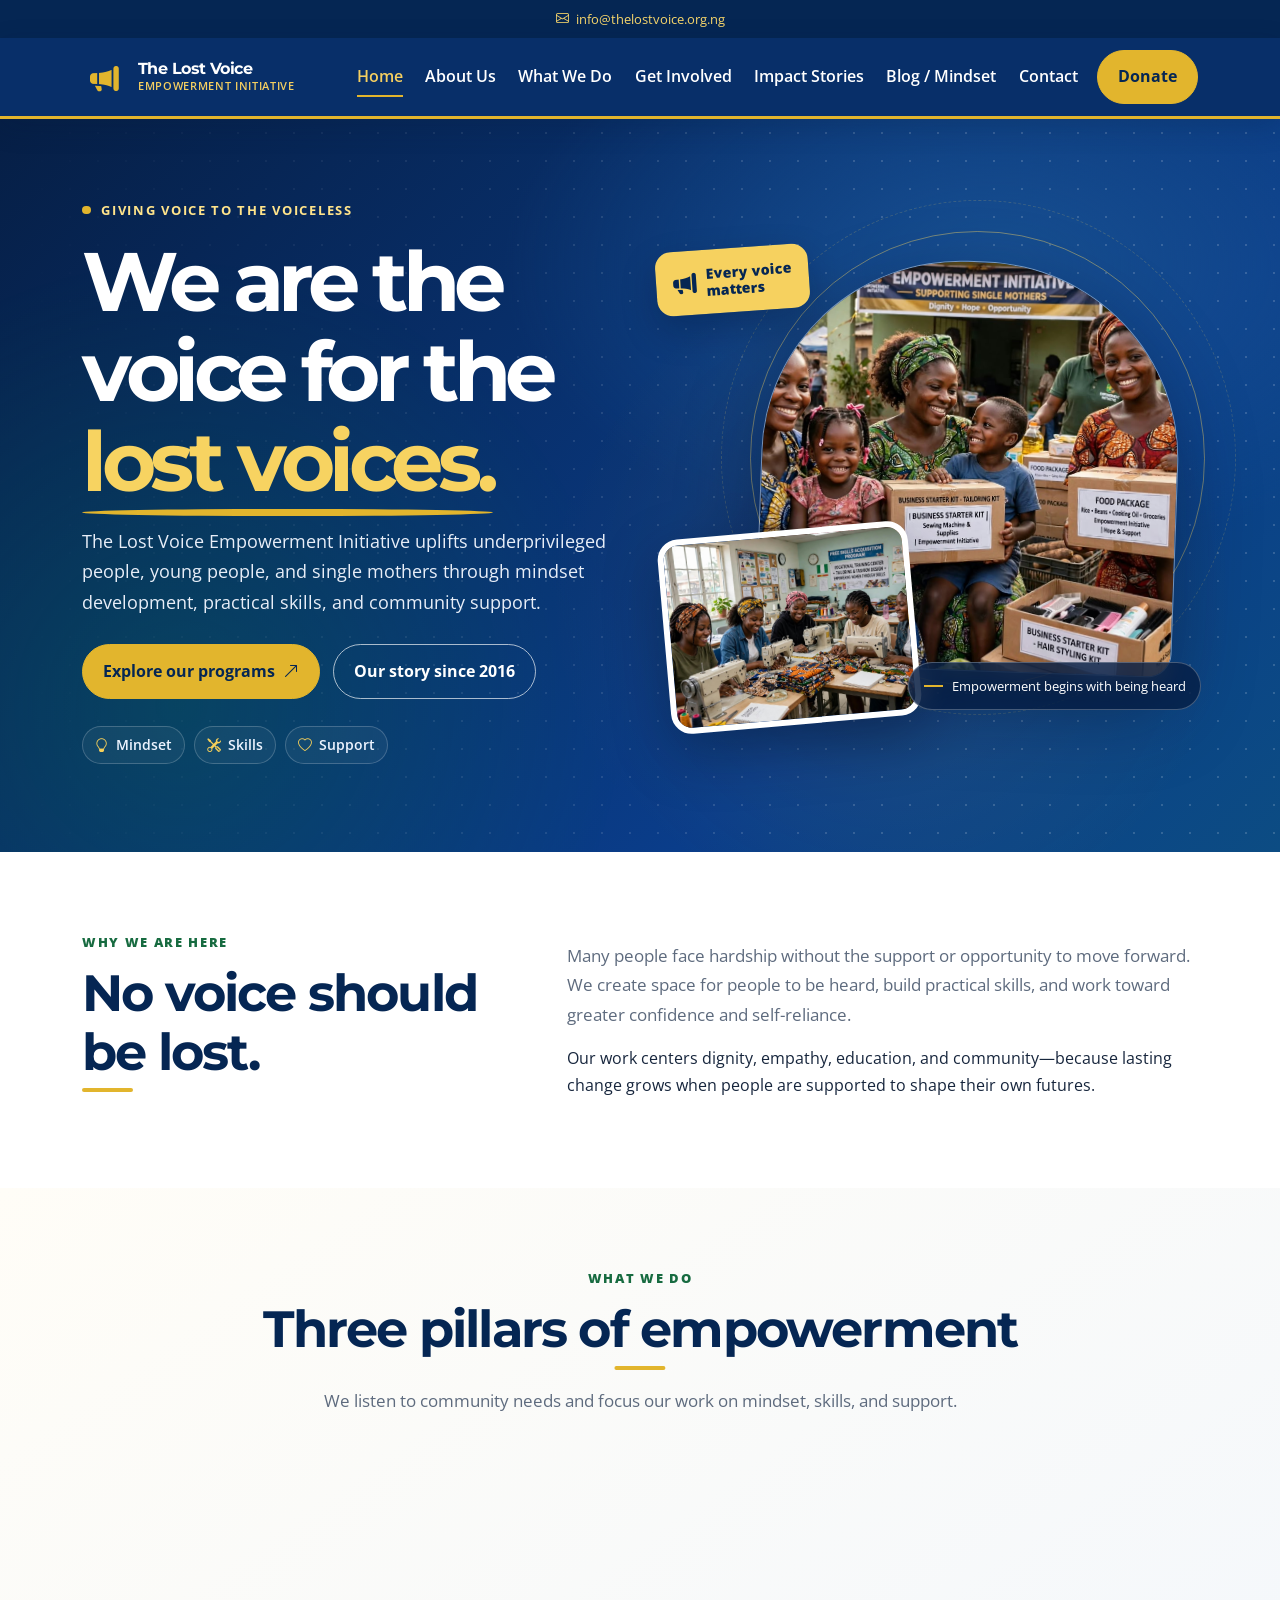
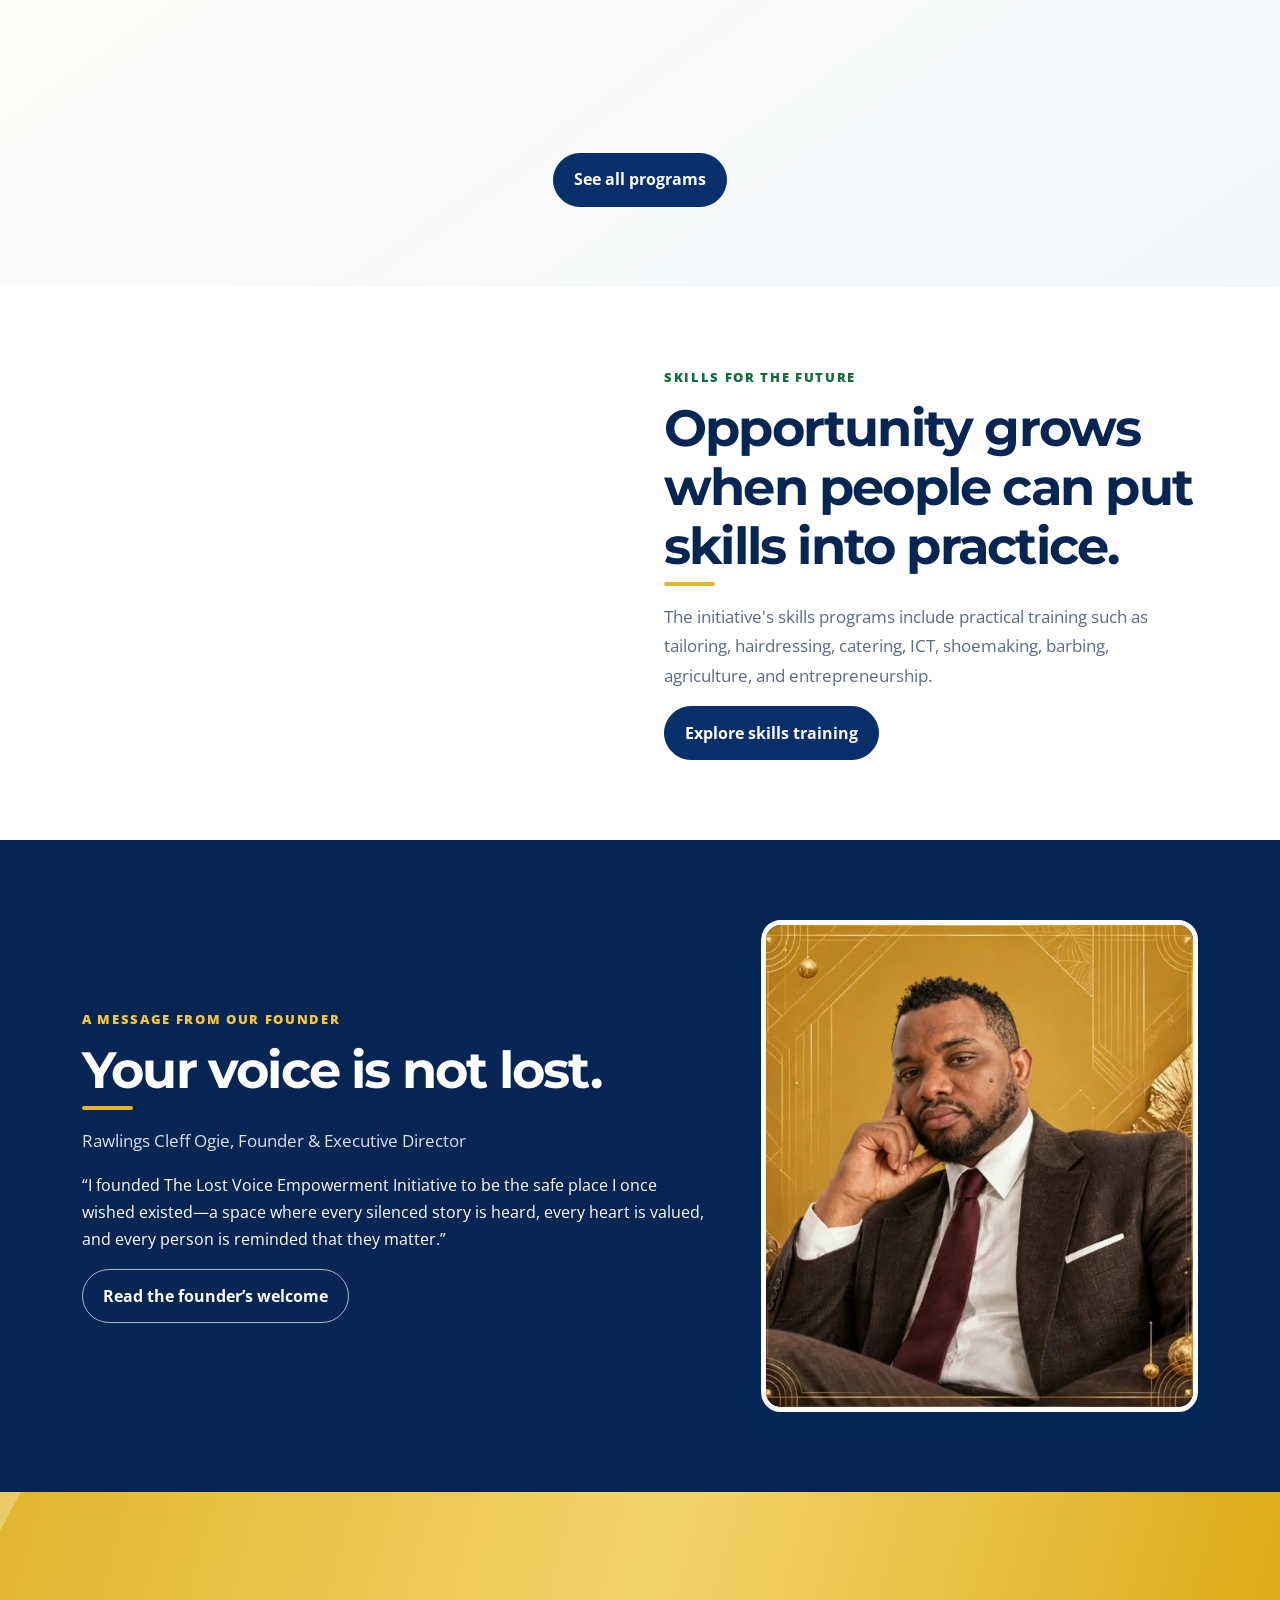
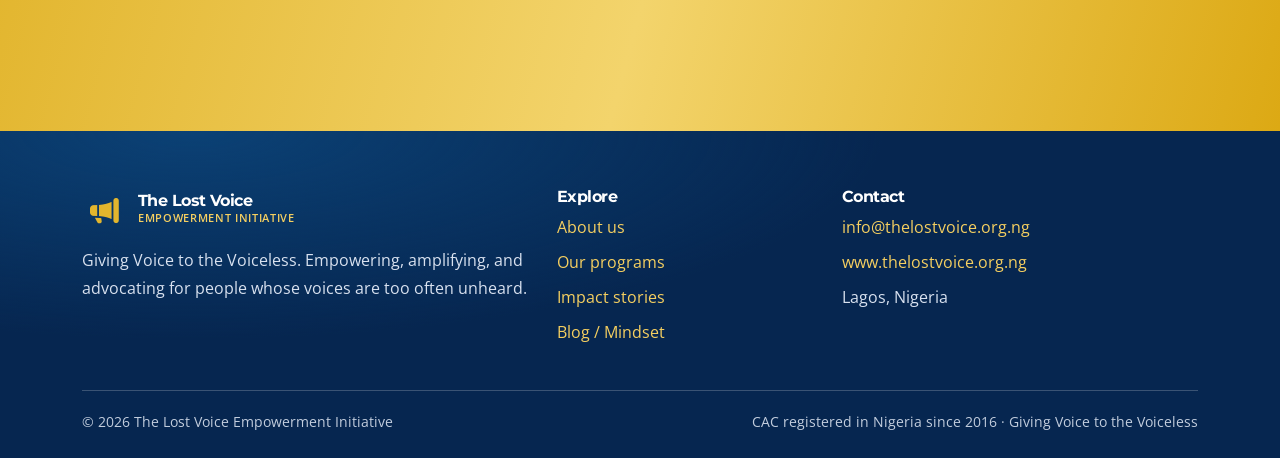
<file: index.html>
<!doctype html>
<html lang="en">
<head>
  <meta charset="utf-8">
  <meta name="viewport" content="width=device-width, initial-scale=1">
  <meta http-equiv="refresh" content="0; url=asset/ngo.html">
  <title>The Lost Voice Empowerment Initiative</title>
</head>
<body>
  <p><a href="asset/ngo.html">Open The Lost Voice Empowerment Initiative website</a></p>
</body>
</html>
</file>
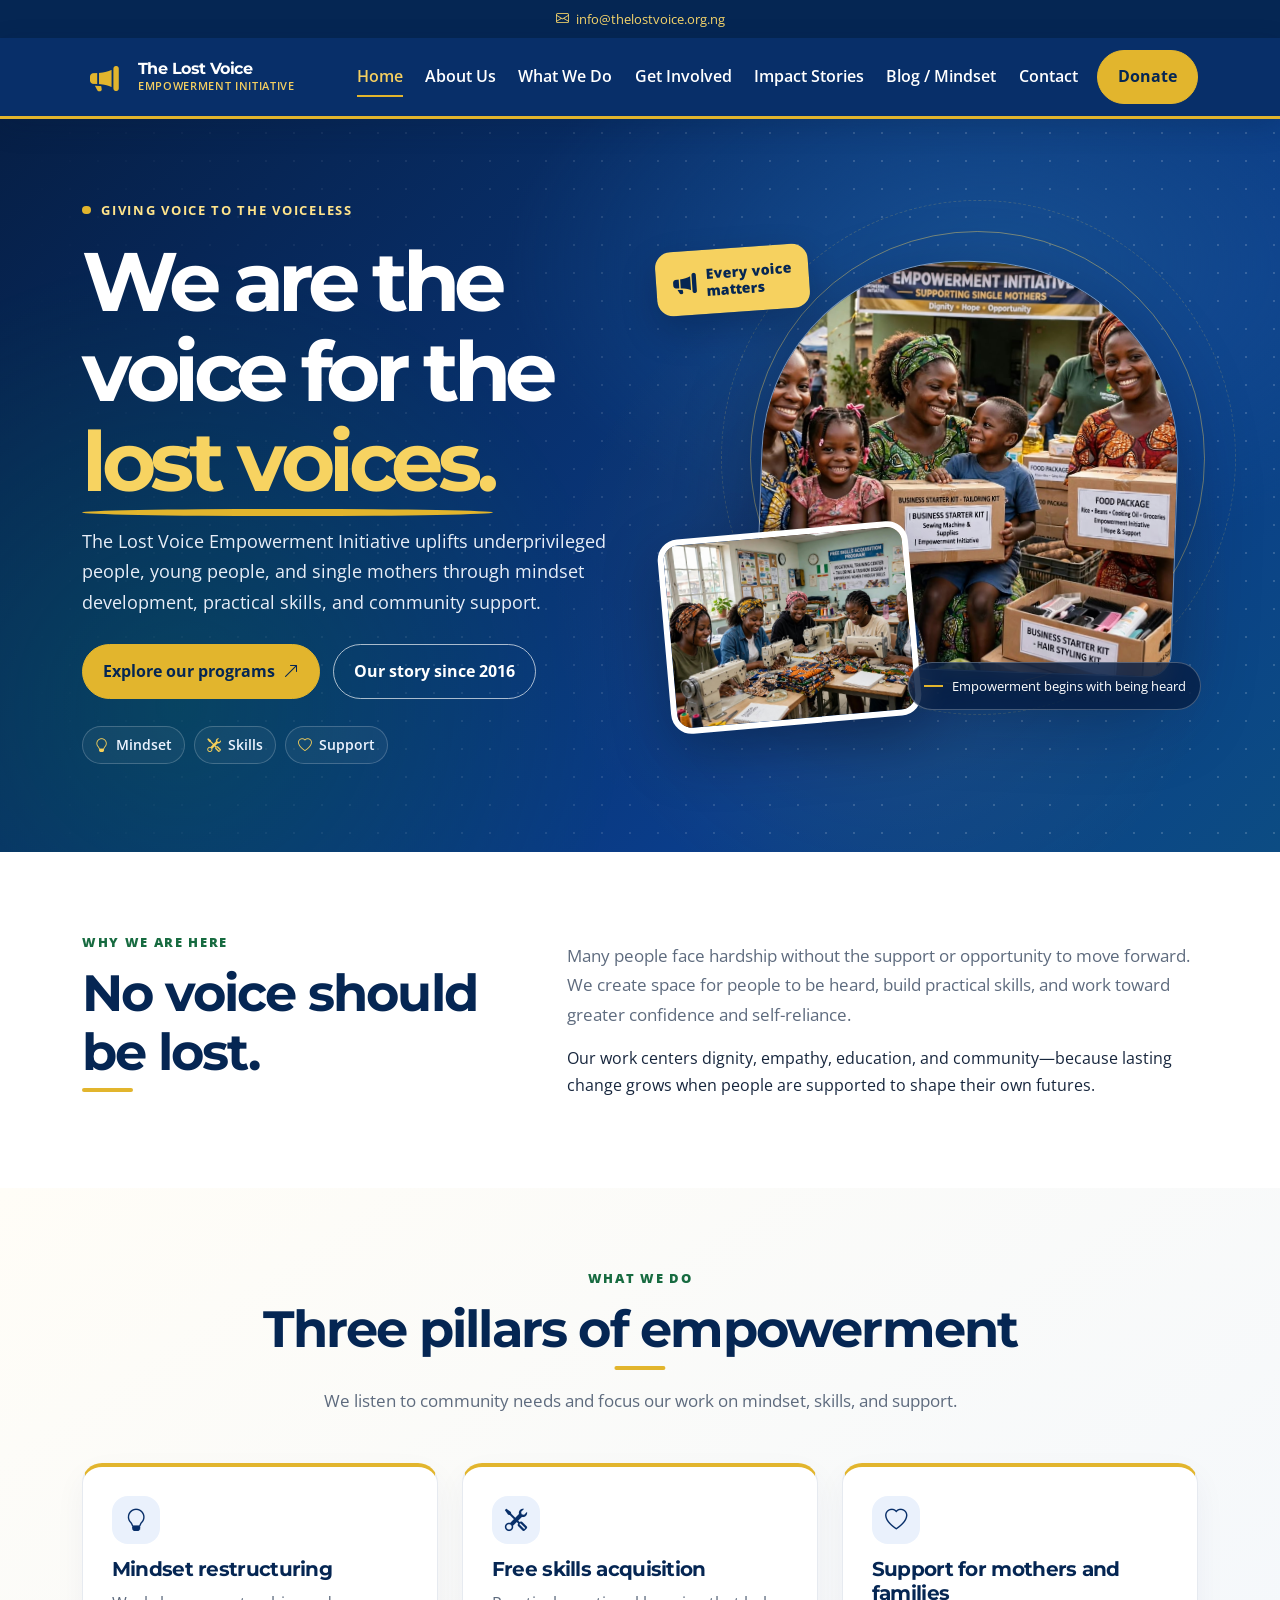
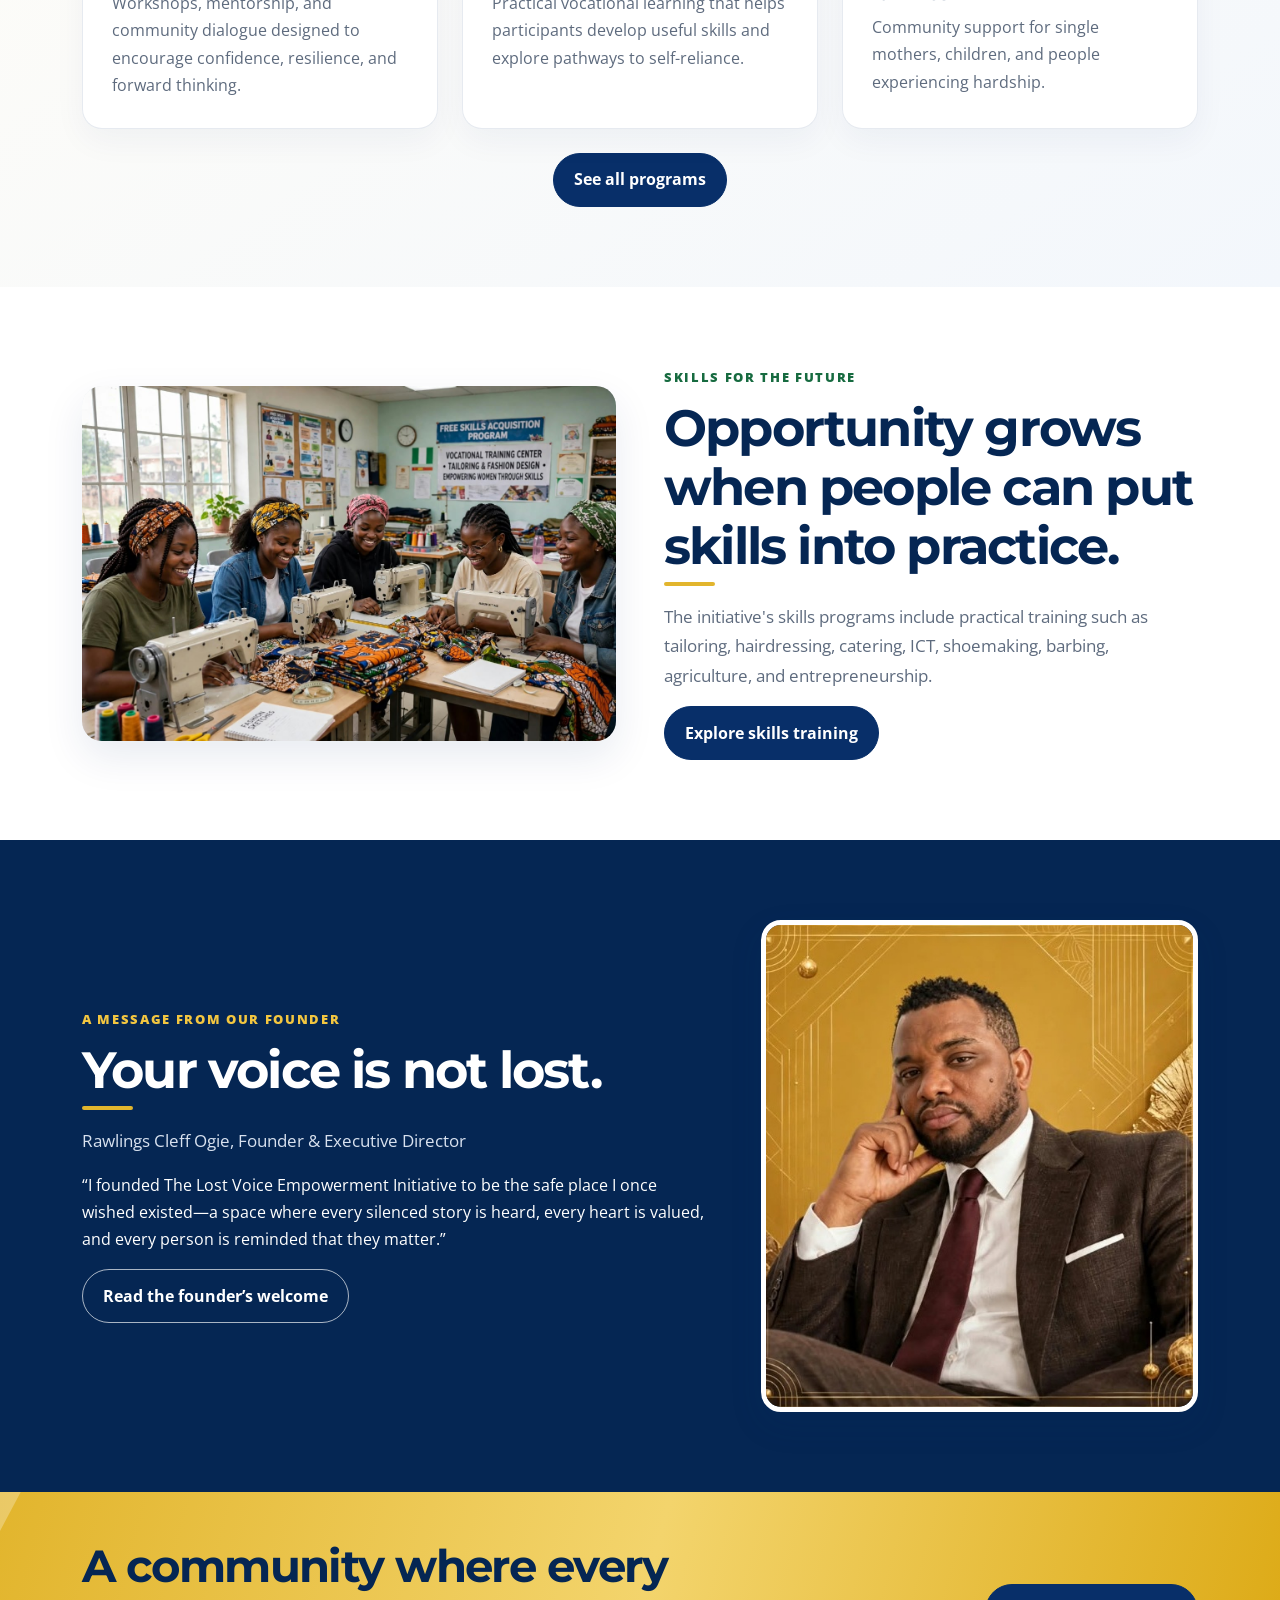
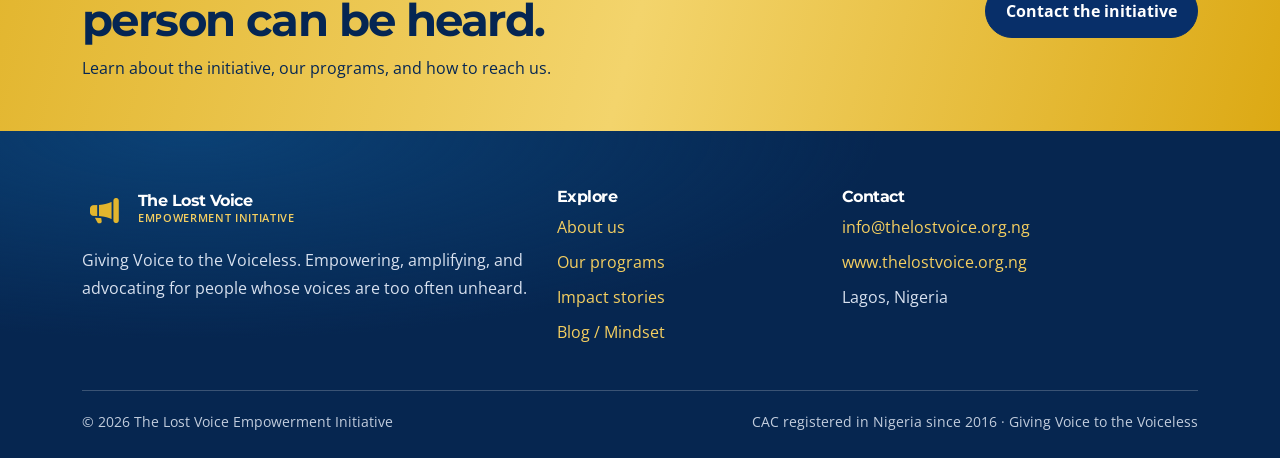
<file: asset/index.html>
<!doctype html>
<html lang="en">
  <head>
    <meta charset="utf-8">
    <meta name="viewport" content="width=device-width, initial-scale=1">
    <meta name="description" content="The Lost Voice Empowerment Initiative uplifts underprivileged people, young people, and single mothers through mindset development, free skills training, and community support.">
    <title>Home | The Lost Voice Empowerment Initiative</title>
    <link rel="preconnect" href="https://fonts.googleapis.com">
    <link href="https://fonts.googleapis.com/css2?family=Montserrat:wght@500;600;700;800&family=Open+Sans:wght@400;500;600;700&display=swap" rel="stylesheet">
    <link rel="stylesheet" href="https://cdn.jsdelivr.net/npm/bootstrap@5.3.3/dist/css/bootstrap.min.css">
    <link rel="stylesheet" href="https://cdn.jsdelivr.net/npm/bootstrap-icons@1.11.3/font/bootstrap-icons.min.css">
    <link rel="stylesheet" href="css/style.css">
  </head>
  <body>
    <div class="site-topbar">
      <div class="container d-flex flex-wrap justify-content-center gap-2">
        <a href="mailto:info@thelostvoice.org.ng"><i class="bi bi-envelope" aria-hidden="true"></i> info@thelostvoice.org.ng</a>
      </div>
    </div>
    <div class="reading-progress" aria-hidden="true">
      <span></span>
    </div>
    <nav class="navbar navbar-expand-lg sticky-top">
      <div class="container">
        <a class="brand" href="ngo.html"><span class="brand-mark"><i class="bi bi-megaphone-fill" aria-hidden="true"></i></span><span class="brand-name">The Lost Voice<small>Empowerment Initiative</small></span></a><button class="navbar-toggler" type="button" data-bs-toggle="collapse" data-bs-target="#siteNav" aria-controls="siteNav" aria-expanded="false" aria-label="Toggle navigation"><span class="navbar-toggler-icon"></span></button>
        <div class="collapse navbar-collapse" id="siteNav">
          <ul class="navbar-nav ms-auto align-items-lg-center">
            <li class="nav-item">
              <a class="nav-link active" href="ngo.html">Home</a>
            </li>
            <li class="nav-item">
              <a class="nav-link " href="about.html">About Us</a>
            </li>
            <li class="nav-item">
              <a class="nav-link " href="programs.html">What We Do</a>
            </li>
            <li class="nav-item">
              <a class="nav-link " href="get-involved.html">Get Involved</a>
            </li>
            <li class="nav-item">
              <a class="nav-link " href="stories.html">Impact Stories</a>
            </li>
            <li class="nav-item">
              <a class="nav-link " href="blog.html">Blog / Mindset</a>
            </li>
            <li class="nav-item">
              <a class="nav-link " href="contact.html">Contact</a>
            </li>
            <li class="nav-item ms-lg-2">
              <a class="btn-gold" href="contact.html#donate">Donate</a>
            </li>
          </ul>
        </div>
      </div>
    </nav>
    <main>
      <section class="hero hero-home">
        <div class="hero-grid" aria-hidden="true">
        </div>
        <div class="container">
          <div class="row align-items-center g-5">
            <div class="col-lg-6 hero-copy">
              <p class="eyebrow">
                <span class="eyebrow-dot"></span>Giving Voice to the Voiceless
              </p>
              <h1>
                We are the voice for the <span>lost voices.</span>
              </h1>
              <p>
                The Lost Voice Empowerment Initiative uplifts underprivileged people, young people, and single mothers through mindset development, practical skills, and community support.
              </p>
              <div class="hero-actions">
                <a class="btn-gold" href="programs.html">Explore our programs <i class="bi bi-arrow-up-right" aria-hidden="true"></i></a> <a class="btn-outline-light-custom" href="about.html">Our story since 2016</a>
              </div>
              <div class="hero-highlights" aria-label="Our focus areas">
                <span><i class="bi bi-lightbulb" aria-hidden="true"></i> Mindset</span> <span><i class="bi bi-tools" aria-hidden="true"></i> Skills</span> <span><i class="bi bi-heart" aria-hidden="true"></i> Support</span>
              </div>
            </div>
            <div class="col-lg-6">
              <div class="hero-art" aria-label="Community and skills training">
                <div class="hero-orbit hero-orbit-one" aria-hidden="true">
                </div>
                <div class="hero-orbit hero-orbit-two" aria-hidden="true">
                </div>
                <figure class="hero-image-main">
                  <img src="images/single-mothers.jpeg" alt="Mothers and children gathered at a community support event">
                </figure>
                <figure class="hero-image-small">
                  <img src="images/skills-training.jpeg" alt="Participants learning tailoring skills" loading="lazy">
                </figure>
                <div class="hero-stamp">
                  <i class="bi bi-megaphone-fill" aria-hidden="true"></i><span>Every voice<br>matters</span>
                </div>
                <div class="hero-caption">
                  <span class="caption-line"></span>Empowerment begins with being heard
                </div>
              </div>
            </div>
          </div>
        </div>
      </section>
      <section class="section">
        <div class="container">
          <div class="row align-items-center g-5">
            <div class="col-lg-5">
              <span class="kicker">Why we are here</span>
              <h2 class="section-title">
                No voice should be lost.
              </h2>
            </div>
            <div class="col-lg-7">
              <p class="section-intro">
                Many people face hardship without the support or opportunity to move forward. We create space for people to be heard, build practical skills, and work toward greater confidence and self-reliance.
              </p>
              <p class="mb-0">
                Our work centers dignity, empathy, education, and community—because lasting change grows when people are supported to shape their own futures.
              </p>
            </div>
          </div>
        </div>
      </section>
      <section class="section section-soft">
        <div class="container">
          <div class="text-center mb-5">
            <span class="kicker">What we do</span>
            <h2 class="section-title">
              Three pillars of empowerment
            </h2>
            <p class="section-intro mx-auto">
              We listen to community needs and focus our work on mindset, skills, and support.
            </p>
          </div>
          <div class="row g-4">
            <div class="col-md-4">
              <article class="feature-card">
                <span class="feature-icon"><i class="bi bi-lightbulb"></i></span>
                <h3>
                  Mindset restructuring
                </h3>
                <p>
                  Workshops, mentorship, and community dialogue designed to encourage confidence, resilience, and forward thinking.
                </p>
              </article>
            </div>
            <div class="col-md-4">
              <article class="feature-card">
                <span class="feature-icon"><i class="bi bi-tools"></i></span>
                <h3>
                  Free skills acquisition
                </h3>
                <p>
                  Practical vocational learning that helps participants develop useful skills and explore pathways to self-reliance.
                </p>
              </article>
            </div>
            <div class="col-md-4">
              <article class="feature-card">
                <span class="feature-icon"><i class="bi bi-heart"></i></span>
                <h3>
                  Support for mothers and families
                </h3>
                <p>
                  Community support for single mothers, children, and people experiencing hardship.
                </p>
              </article>
            </div>
          </div>
          <div class="text-center mt-4">
            <a class="btn-navy" href="programs.html">See all programs</a>
          </div>
        </div>
      </section>
      <section class="section">
        <div class="container">
          <div class="row align-items-center g-5">
            <div class="col-lg-6">
              <div class="photo-card">
                <img src="images/skills-training.jpeg" alt="Participants learning tailoring skills in a vocational training workshop" loading="lazy">
              </div>
            </div>
            <div class="col-lg-6">
              <span class="kicker">Skills for the future</span>
              <h2 class="section-title">
                Opportunity grows when people can put skills into practice.
              </h2>
              <p class="section-intro">
                The initiative's skills programs include practical training such as tailoring, hairdressing, catering, ICT, shoemaking, barbing, agriculture, and entrepreneurship.
              </p>
              <a class="btn-navy" href="programs.html#skills">Explore skills training</a>
            </div>
          </div>
        </div>
      </section>
      <section class="section section-blue">
        <div class="container">
          <div class="row align-items-center g-5">
            <div class="col-lg-7">
              <span class="kicker">A message from our founder</span>
              <h2 class="section-title">
                Your voice is not lost.
              </h2>
              <p class="section-intro">
                Rawlings Cleff Ogie, Founder &amp; Executive Director
              </p>
              <p>
                “I founded The Lost Voice Empowerment Initiative to be the safe place I once wished existed—a space where every silenced story is heard, every heart is valued, and every person is reminded that they matter.”
              </p>
              <a class="btn-outline-light-custom" href="about.html#founder">Read the founder’s welcome</a>
            </div>
            <div class="col-lg-5">
              <img class="founder-photo" src="images/founder-welcome.jpeg" alt="Founder Rawlings Cleff Ogie" loading="lazy">
            </div>
          </div>
        </div>
      </section>
      <section class="cta-band">
        <div class="container">
          <div class="row align-items-center g-3">
            <div class="col-lg-8">
              <h2 class="mb-2">
                A community where every person can be heard.
              </h2>
              <p class="mb-0">
                Learn about the initiative, our programs, and how to reach us.
              </p>
            </div>
            <div class="col-lg-4 text-lg-end">
              <a class="btn-navy" href="contact.html">Contact the initiative</a>
            </div>
          </div>
        </div>
      </section>
    </main>
    <footer class="site-footer">
      <div class="container">
        <div class="row g-4">
          <div class="col-lg-5">
            <a class="brand" href="ngo.html"><span class="brand-mark"><i class="bi bi-megaphone-fill" aria-hidden="true"></i></span><span class="brand-name">The Lost Voice<small>Empowerment Initiative</small></span></a>
            <p class="mt-3 mb-0">
              Giving Voice to the Voiceless. Empowering, amplifying, and advocating for people whose voices are too often unheard.
            </p>
          </div>
          <div class="col-6 col-lg-3">
            <h2>
              Explore
            </h2>
            <p class="mb-2">
              <a href="about.html">About us</a>
            </p>
            <p class="mb-2">
              <a href="programs.html">Our programs</a>
            </p>
            <p class="mb-2">
              <a href="stories.html">Impact stories</a>
            </p>
            <p class="mb-2">
              <a href="blog.html">Blog / Mindset</a>
            </p>
          </div>
          <div class="col-6 col-lg-4">
            <h2>
              Contact
            </h2>
            <p class="mb-2">
              <a href="mailto:info@thelostvoice.org.ng">info@thelostvoice.org.ng</a>
            </p>
            <p class="mb-2">
              <a href="https://www.thelostvoice.org.ng">www.thelostvoice.org.ng</a>
            </p>
            <p class="mb-0">
              Lagos, Nigeria
            </p>
          </div>
        </div>
        <div class="footer-bottom d-flex flex-wrap justify-content-between gap-2">
          <span>© <span class="current-year"></span> The Lost Voice Empowerment Initiative</span><span>CAC registered in Nigeria since 2016 · Giving Voice to the Voiceless</span>
        </div>
      </div>
    </footer>
    <button class="back-to-top" aria-label="Back to top"><i class="bi bi-arrow-up" aria-hidden="true"></i></button><script src="https://cdn.jsdelivr.net/npm/bootstrap@5.3.3/dist/js/bootstrap.bundle.min.js"></script><script src="web.js"></script>
  </body>
</html>
</file>
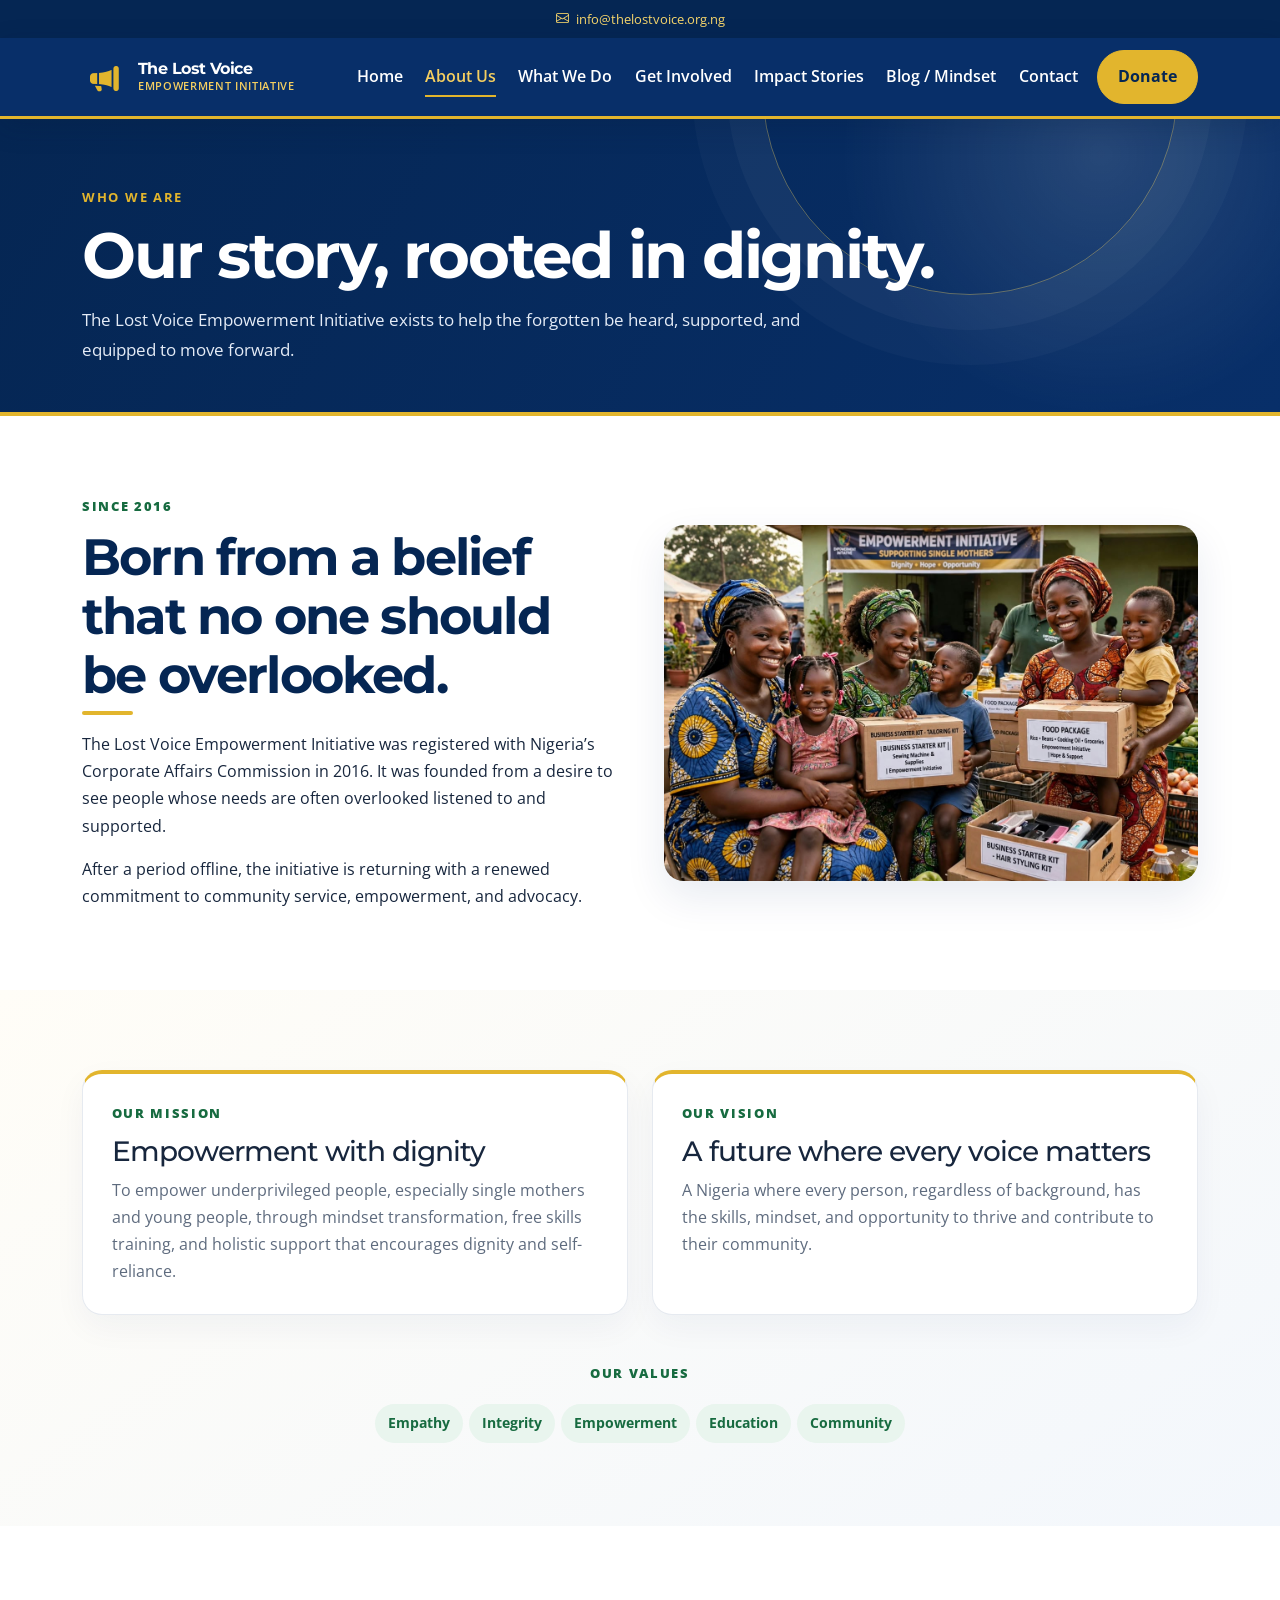
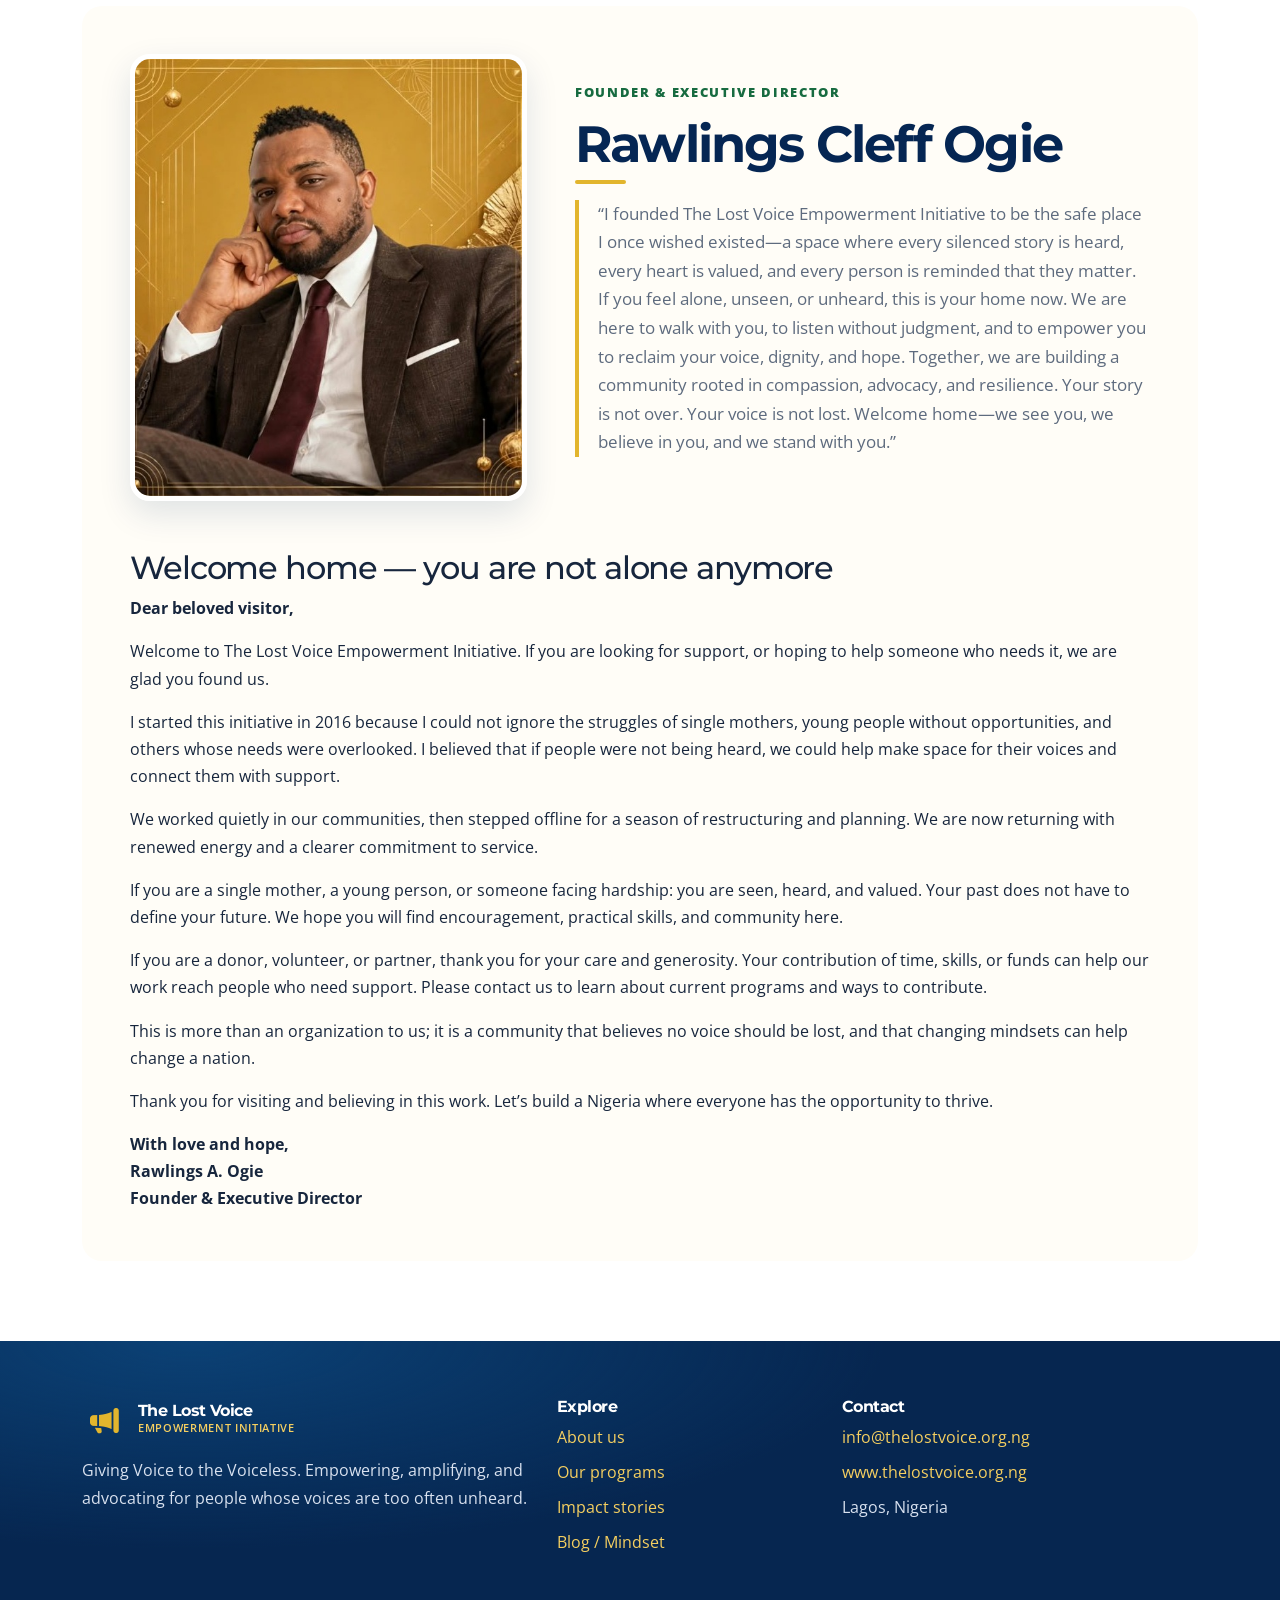
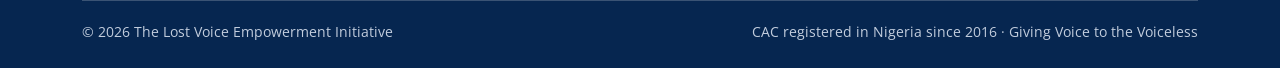
<file: asset/about.html>
<!doctype html>
<html lang="en">
  <head>
    <meta charset="utf-8">
    <meta name="viewport" content="width=device-width, initial-scale=1">
    <meta name="description" content="Learn about The Lost Voice Empowerment Initiative, its mission, vision, values, and founder.">
    <title>About Us | The Lost Voice Empowerment Initiative</title>
    <link rel="preconnect" href="https://fonts.googleapis.com">
    <link href="https://fonts.googleapis.com/css2?family=Montserrat:wght@500;600;700;800&family=Open+Sans:wght@400;500;600;700&display=swap" rel="stylesheet">
    <link rel="stylesheet" href="https://cdn.jsdelivr.net/npm/bootstrap@5.3.3/dist/css/bootstrap.min.css">
    <link rel="stylesheet" href="https://cdn.jsdelivr.net/npm/bootstrap-icons@1.11.3/font/bootstrap-icons.min.css">
    <link rel="stylesheet" href="css/style.css">
  </head>
  <body>
    <div class="site-topbar">
      <div class="container d-flex flex-wrap justify-content-center gap-2">
        <a href="mailto:info@thelostvoice.org.ng"><i class="bi bi-envelope" aria-hidden="true"></i> info@thelostvoice.org.ng</a>
      </div>
    </div>
    <div class="reading-progress" aria-hidden="true">
      <span></span>
    </div>
    <nav class="navbar navbar-expand-lg sticky-top">
      <div class="container">
        <a class="brand" href="ngo.html"><span class="brand-mark"><i class="bi bi-megaphone-fill" aria-hidden="true"></i></span><span class="brand-name">The Lost Voice<small>Empowerment Initiative</small></span></a><button class="navbar-toggler" type="button" data-bs-toggle="collapse" data-bs-target="#siteNav" aria-controls="siteNav" aria-expanded="false" aria-label="Toggle navigation"><span class="navbar-toggler-icon"></span></button>
        <div class="collapse navbar-collapse" id="siteNav">
          <ul class="navbar-nav ms-auto align-items-lg-center">
            <li class="nav-item">
              <a class="nav-link " href="ngo.html">Home</a>
            </li>
            <li class="nav-item">
              <a class="nav-link active" href="about.html">About Us</a>
            </li>
            <li class="nav-item">
              <a class="nav-link " href="programs.html">What We Do</a>
            </li>
            <li class="nav-item">
              <a class="nav-link " href="get-involved.html">Get Involved</a>
            </li>
            <li class="nav-item">
              <a class="nav-link " href="stories.html">Impact Stories</a>
            </li>
            <li class="nav-item">
              <a class="nav-link " href="blog.html">Blog / Mindset</a>
            </li>
            <li class="nav-item">
              <a class="nav-link " href="contact.html">Contact</a>
            </li>
            <li class="nav-item ms-lg-2">
              <a class="btn-gold" href="contact.html#donate">Donate</a>
            </li>
          </ul>
        </div>
      </div>
    </nav>
    <main>
      <section class="page-hero">
        <div class="container">
          <span class="eyebrow">Who we are</span>
          <h1>
            Our story, rooted in dignity.
          </h1>
          <p>
            The Lost Voice Empowerment Initiative exists to help the forgotten be heard, supported, and equipped to move forward.
          </p>
        </div>
      </section>
      <section class="section">
        <div class="container">
          <div class="row align-items-center g-5">
            <div class="col-lg-6">
              <span class="kicker">Since 2016</span>
              <h2 class="section-title">
                Born from a belief that no one should be overlooked.
              </h2>
              <p>
                The Lost Voice Empowerment Initiative was registered with Nigeria’s Corporate Affairs Commission in 2016. It was founded from a desire to see people whose needs are often overlooked listened to and supported.
              </p>
              <p class="mb-0">
                After a period offline, the initiative is returning with a renewed commitment to community service, empowerment, and advocacy.
              </p>
            </div>
            <div class="col-lg-6">
              <div class="photo-card">
                <img src="images/single-mothers.jpeg" alt="Community members gathered together" loading="lazy">
              </div>
            </div>
          </div>
        </div>
      </section>
      <section class="section section-soft">
        <div class="container">
          <div class="row g-4">
            <div class="col-md-6">
              <article class="feature-card">
                <span class="kicker">Our mission</span>
                <h2 class="h3">
                  Empowerment with dignity
                </h2>
                <p>
                  To empower underprivileged people, especially single mothers and young people, through mindset transformation, free skills training, and holistic support that encourages dignity and self-reliance.
                </p>
              </article>
            </div>
            <div class="col-md-6">
              <article class="feature-card">
                <span class="kicker">Our vision</span>
                <h2 class="h3">
                  A future where every voice matters
                </h2>
                <p>
                  A Nigeria where every person, regardless of background, has the skills, mindset, and opportunity to thrive and contribute to their community.
                </p>
              </article>
            </div>
          </div>
          <div class="text-center mt-5">
            <span class="kicker">Our values</span>
            <div class="mt-3">
              <span class="value-chip">Empathy</span><span class="value-chip">Integrity</span><span class="value-chip">Empowerment</span><span class="value-chip">Education</span><span class="value-chip">Community</span>
            </div>
          </div>
        </div>
      </section>
      <section class="section" id="founder">
        <div class="container">
          <div class="founder-panel">
            <div class="row align-items-center g-5">
              <div class="col-lg-5">
                <img class="founder-photo" src="images/founder-welcome.jpeg" alt="Rawlings Cleff Ogie, Founder and Executive Director" loading="lazy">
              </div>
              <div class="col-lg-7">
                <span class="kicker">Founder &amp; Executive Director</span>
                <h2 class="section-title">
                  Rawlings Cleff Ogie
                </h2>
                <p class="founder-quote">
                  “I founded The Lost Voice Empowerment Initiative to be the safe place I once wished existed—a space where every silenced story is heard, every heart is valued, and every person is reminded that they matter. If you feel alone, unseen, or unheard, this is your home now. We are here to walk with you, to listen without judgment, and to empower you to reclaim your voice, dignity, and hope. Together, we are building a community rooted in compassion, advocacy, and resilience. Your story is not over. Your voice is not lost. Welcome home—we see you, we believe in you, and we stand with you.”
                </p>
              </div>
            </div>
            <div class="mt-5">
              <h3 class="h2">
                Welcome home — you are not alone anymore
              </h3>
              <p>
                <strong>Dear beloved visitor,</strong>
              </p>
              <p>
                Welcome to The Lost Voice Empowerment Initiative. If you are looking for support, or hoping to help someone who needs it, we are glad you found us.
              </p>
              <p>
                I started this initiative in 2016 because I could not ignore the struggles of single mothers, young people without opportunities, and others whose needs were overlooked. I believed that if people were not being heard, we could help make space for their voices and connect them with support.
              </p>
              <p>
                We worked quietly in our communities, then stepped offline for a season of restructuring and planning. We are now returning with renewed energy and a clearer commitment to service.
              </p>
              <p>
                If you are a single mother, a young person, or someone facing hardship: you are seen, heard, and valued. Your past does not have to define your future. We hope you will find encouragement, practical skills, and community here.
              </p>
              <p>
                If you are a donor, volunteer, or partner, thank you for your care and generosity. Your contribution of time, skills, or funds can help our work reach people who need support. Please contact us to learn about current programs and ways to contribute.
              </p>
              <p>
                This is more than an organization to us; it is a community that believes no voice should be lost, and that changing mindsets can help change a nation.
              </p>
              <p>
                Thank you for visiting and believing in this work. Let’s build a Nigeria where everyone has the opportunity to thrive.
              </p>
              <p class="mb-0">
                <strong>With love and hope,<br>Rawlings A. Ogie<br>Founder &amp; Executive Director</strong>
              </p>
            </div>
          </div>
        </div>
      </section>
    </main>
    <footer class="site-footer">
      <div class="container">
        <div class="row g-4">
          <div class="col-lg-5">
            <a class="brand" href="ngo.html"><span class="brand-mark"><i class="bi bi-megaphone-fill" aria-hidden="true"></i></span><span class="brand-name">The Lost Voice<small>Empowerment Initiative</small></span></a>
            <p class="mt-3 mb-0">
              Giving Voice to the Voiceless. Empowering, amplifying, and advocating for people whose voices are too often unheard.
            </p>
          </div>
          <div class="col-6 col-lg-3">
            <h2>
              Explore
            </h2>
            <p class="mb-2">
              <a href="about.html">About us</a>
            </p>
            <p class="mb-2">
              <a href="programs.html">Our programs</a>
            </p>
            <p class="mb-2">
              <a href="stories.html">Impact stories</a>
            </p>
            <p class="mb-2">
              <a href="blog.html">Blog / Mindset</a>
            </p>
          </div>
          <div class="col-6 col-lg-4">
            <h2>
              Contact
            </h2>
            <p class="mb-2">
              <a href="mailto:info@thelostvoice.org.ng">info@thelostvoice.org.ng</a>
            </p>
            <p class="mb-2">
              <a href="https://www.thelostvoice.org.ng">www.thelostvoice.org.ng</a>
            </p>
            <p class="mb-0">
              Lagos, Nigeria
            </p>
          </div>
        </div>
        <div class="footer-bottom d-flex flex-wrap justify-content-between gap-2">
          <span>© <span class="current-year"></span> The Lost Voice Empowerment Initiative</span><span>CAC registered in Nigeria since 2016 · Giving Voice to the Voiceless</span>
        </div>
      </div>
    </footer>
    <button class="back-to-top" aria-label="Back to top"><i class="bi bi-arrow-up" aria-hidden="true"></i></button><script src="https://cdn.jsdelivr.net/npm/bootstrap@5.3.3/dist/js/bootstrap.bundle.min.js"></script><script src="web.js"></script>
  </body>
</html>
</file>
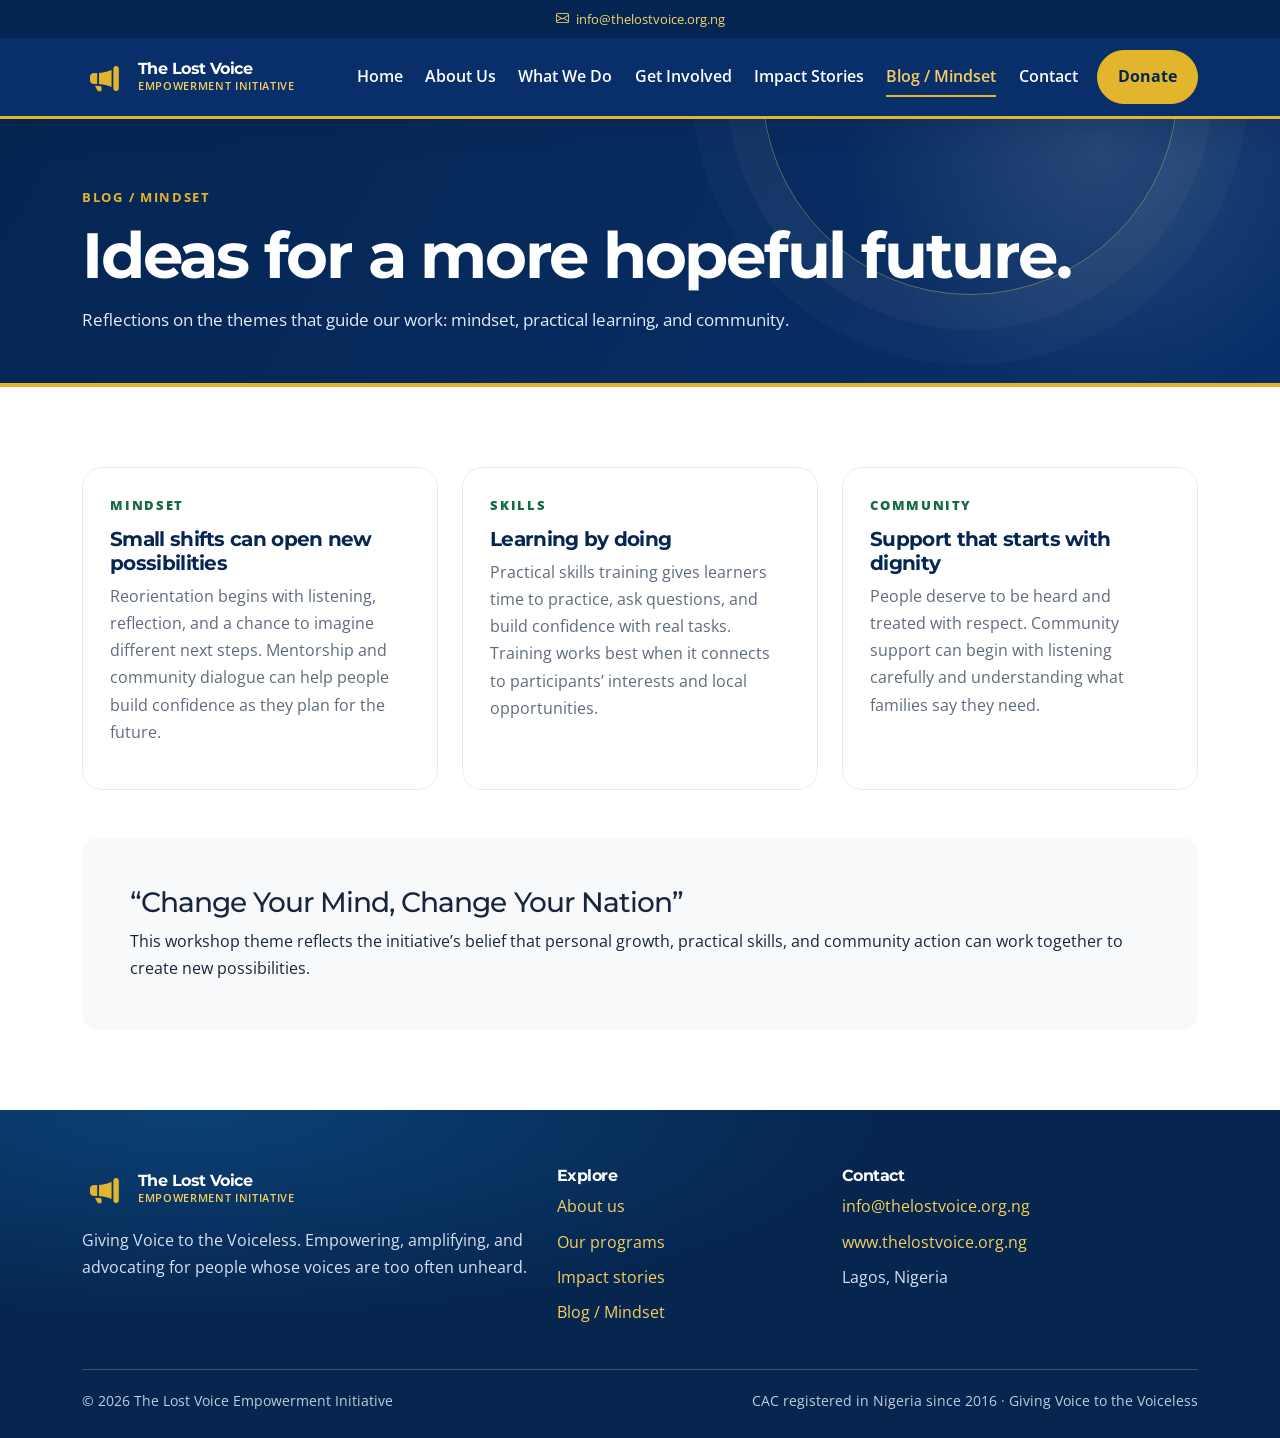
<file: asset/blog.html>
<!doctype html>
<html lang="en">
  <head>
    <meta charset="utf-8">
    <meta name="viewport" content="width=device-width, initial-scale=1">
    <meta name="description" content="Reflections on mindset, practical skills, and community support from The Lost Voice Empowerment Initiative.">
    <title>Blog / Mindset | The Lost Voice Empowerment Initiative</title>
    <link rel="preconnect" href="https://fonts.googleapis.com">
    <link href="https://fonts.googleapis.com/css2?family=Montserrat:wght@500;600;700;800&family=Open+Sans:wght@400;500;600;700&display=swap" rel="stylesheet">
    <link rel="stylesheet" href="https://cdn.jsdelivr.net/npm/bootstrap@5.3.3/dist/css/bootstrap.min.css">
    <link rel="stylesheet" href="https://cdn.jsdelivr.net/npm/bootstrap-icons@1.11.3/font/bootstrap-icons.min.css">
    <link rel="stylesheet" href="css/style.css">
  </head>
  <body>
    <div class="site-topbar">
      <div class="container d-flex flex-wrap justify-content-center gap-2">
        <a href="mailto:info@thelostvoice.org.ng"><i class="bi bi-envelope" aria-hidden="true"></i> info@thelostvoice.org.ng</a>
      </div>
    </div>
    <div class="reading-progress" aria-hidden="true">
      <span></span>
    </div>
    <nav class="navbar navbar-expand-lg sticky-top">
      <div class="container">
        <a class="brand" href="ngo.html"><span class="brand-mark"><i class="bi bi-megaphone-fill" aria-hidden="true"></i></span><span class="brand-name">The Lost Voice<small>Empowerment Initiative</small></span></a><button class="navbar-toggler" type="button" data-bs-toggle="collapse" data-bs-target="#siteNav" aria-controls="siteNav" aria-expanded="false" aria-label="Toggle navigation"><span class="navbar-toggler-icon"></span></button>
        <div class="collapse navbar-collapse" id="siteNav">
          <ul class="navbar-nav ms-auto align-items-lg-center">
            <li class="nav-item">
              <a class="nav-link " href="ngo.html">Home</a>
            </li>
            <li class="nav-item">
              <a class="nav-link " href="about.html">About Us</a>
            </li>
            <li class="nav-item">
              <a class="nav-link " href="programs.html">What We Do</a>
            </li>
            <li class="nav-item">
              <a class="nav-link " href="get-involved.html">Get Involved</a>
            </li>
            <li class="nav-item">
              <a class="nav-link " href="stories.html">Impact Stories</a>
            </li>
            <li class="nav-item">
              <a class="nav-link active" href="blog.html">Blog / Mindset</a>
            </li>
            <li class="nav-item">
              <a class="nav-link " href="contact.html">Contact</a>
            </li>
            <li class="nav-item ms-lg-2">
              <a class="btn-gold" href="contact.html#donate">Donate</a>
            </li>
          </ul>
        </div>
      </div>
    </nav>
    <main>
      <section class="page-hero">
        <div class="container">
          <span class="eyebrow">Blog / Mindset</span>
          <h1>
            Ideas for a more hopeful future.
          </h1>
          <p>
            Reflections on the themes that guide our work: mindset, practical learning, and community.
          </p>
        </div>
      </section>
      <section class="section">
        <div class="container">
          <div class="row g-4">
            <div class="col-lg-4">
              <article class="article">
                <span class="kicker">Mindset</span>
                <h2>
                  Small shifts can open new possibilities
                </h2>
                <p>
                  Reorientation begins with listening, reflection, and a chance to imagine different next steps. Mentorship and community dialogue can help people build confidence as they plan for the future.
                </p>
              </article>
            </div>
            <div class="col-lg-4">
              <article class="article">
                <span class="kicker">Skills</span>
                <h2>
                  Learning by doing
                </h2>
                <p>
                  Practical skills training gives learners time to practice, ask questions, and build confidence with real tasks. Training works best when it connects to participants’ interests and local opportunities.
                </p>
              </article>
            </div>
            <div class="col-lg-4">
              <article class="article">
                <span class="kicker">Community</span>
                <h2>
                  Support that starts with dignity
                </h2>
                <p>
                  People deserve to be heard and treated with respect. Community support can begin with listening carefully and understanding what families say they need.
                </p>
              </article>
            </div>
          </div>
          <div class="mt-5 p-4 p-lg-5 rounded-4 bg-light">
            <h2 class="h3">
              “Change Your Mind, Change Your Nation”
            </h2>
            <p class="mb-0">
              This workshop theme reflects the initiative’s belief that personal growth, practical skills, and community action can work together to create new possibilities.
            </p>
          </div>
        </div>
      </section>
    </main>
    <footer class="site-footer">
      <div class="container">
        <div class="row g-4">
          <div class="col-lg-5">
            <a class="brand" href="ngo.html"><span class="brand-mark"><i class="bi bi-megaphone-fill" aria-hidden="true"></i></span><span class="brand-name">The Lost Voice<small>Empowerment Initiative</small></span></a>
            <p class="mt-3 mb-0">
              Giving Voice to the Voiceless. Empowering, amplifying, and advocating for people whose voices are too often unheard.
            </p>
          </div>
          <div class="col-6 col-lg-3">
            <h2>
              Explore
            </h2>
            <p class="mb-2">
              <a href="about.html">About us</a>
            </p>
            <p class="mb-2">
              <a href="programs.html">Our programs</a>
            </p>
            <p class="mb-2">
              <a href="stories.html">Impact stories</a>
            </p>
            <p class="mb-2">
              <a href="blog.html">Blog / Mindset</a>
            </p>
          </div>
          <div class="col-6 col-lg-4">
            <h2>
              Contact
            </h2>
            <p class="mb-2">
              <a href="mailto:info@thelostvoice.org.ng">info@thelostvoice.org.ng</a>
            </p>
            <p class="mb-2">
              <a href="https://www.thelostvoice.org.ng">www.thelostvoice.org.ng</a>
            </p>
            <p class="mb-0">
              Lagos, Nigeria
            </p>
          </div>
        </div>
        <div class="footer-bottom d-flex flex-wrap justify-content-between gap-2">
          <span>© <span class="current-year"></span> The Lost Voice Empowerment Initiative</span><span>CAC registered in Nigeria since 2016 · Giving Voice to the Voiceless</span>
        </div>
      </div>
    </footer>
    <button class="back-to-top" aria-label="Back to top"><i class="bi bi-arrow-up" aria-hidden="true"></i></button><script src="https://cdn.jsdelivr.net/npm/bootstrap@5.3.3/dist/js/bootstrap.bundle.min.js"></script><script src="web.js"></script>
  </body>
</html>
</file>
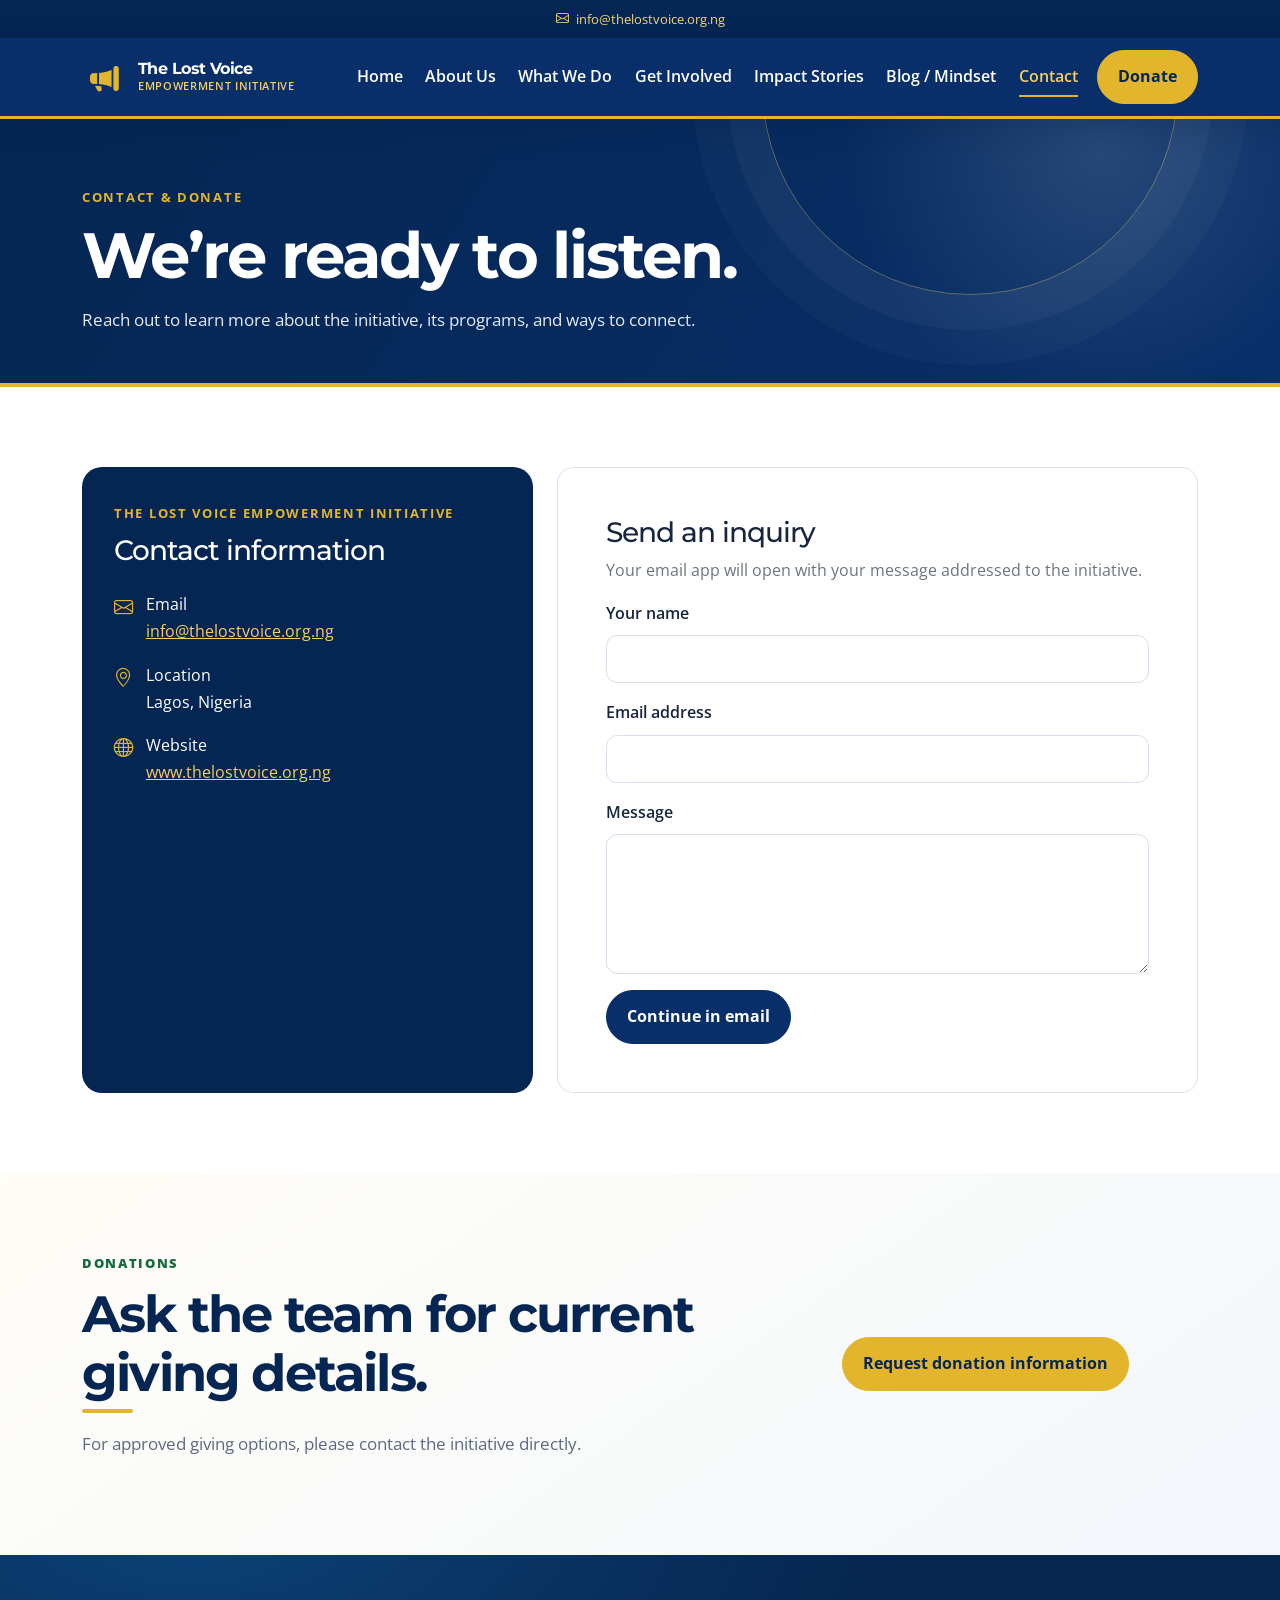
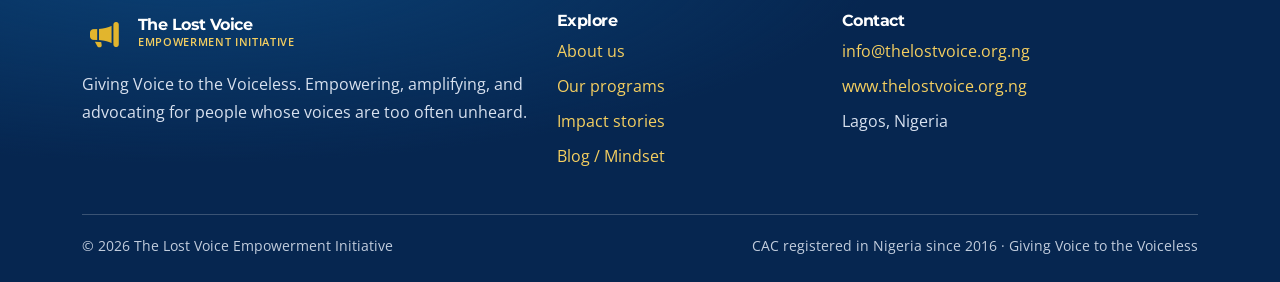
<file: asset/contact.html>
<!doctype html>
<html lang="en">
  <head>
    <meta charset="utf-8">
    <meta name="viewport" content="width=device-width, initial-scale=1">
    <meta name="description" content="Contact The Lost Voice Empowerment Initiative in Lagos, Nigeria.">
    <title>Contact & Donate | The Lost Voice Empowerment Initiative</title>
    <link rel="preconnect" href="https://fonts.googleapis.com">
    <link href="https://fonts.googleapis.com/css2?family=Montserrat:wght@500;600;700;800&family=Open+Sans:wght@400;500;600;700&display=swap" rel="stylesheet">
    <link rel="stylesheet" href="https://cdn.jsdelivr.net/npm/bootstrap@5.3.3/dist/css/bootstrap.min.css">
    <link rel="stylesheet" href="https://cdn.jsdelivr.net/npm/bootstrap-icons@1.11.3/font/bootstrap-icons.min.css">
    <link rel="stylesheet" href="css/style.css">
  </head>
  <body>
    <div class="site-topbar">
      <div class="container d-flex flex-wrap justify-content-center gap-2">
        <a href="mailto:info@thelostvoice.org.ng"><i class="bi bi-envelope" aria-hidden="true"></i> info@thelostvoice.org.ng</a>
      </div>
    </div>
    <div class="reading-progress" aria-hidden="true">
      <span></span>
    </div>
    <nav class="navbar navbar-expand-lg sticky-top">
      <div class="container">
        <a class="brand" href="ngo.html"><span class="brand-mark"><i class="bi bi-megaphone-fill" aria-hidden="true"></i></span><span class="brand-name">The Lost Voice<small>Empowerment Initiative</small></span></a><button class="navbar-toggler" type="button" data-bs-toggle="collapse" data-bs-target="#siteNav" aria-controls="siteNav" aria-expanded="false" aria-label="Toggle navigation"><span class="navbar-toggler-icon"></span></button>
        <div class="collapse navbar-collapse" id="siteNav">
          <ul class="navbar-nav ms-auto align-items-lg-center">
            <li class="nav-item">
              <a class="nav-link " href="ngo.html">Home</a>
            </li>
            <li class="nav-item">
              <a class="nav-link " href="about.html">About Us</a>
            </li>
            <li class="nav-item">
              <a class="nav-link " href="programs.html">What We Do</a>
            </li>
            <li class="nav-item">
              <a class="nav-link " href="get-involved.html">Get Involved</a>
            </li>
            <li class="nav-item">
              <a class="nav-link " href="stories.html">Impact Stories</a>
            </li>
            <li class="nav-item">
              <a class="nav-link " href="blog.html">Blog / Mindset</a>
            </li>
            <li class="nav-item">
              <a class="nav-link active" href="contact.html">Contact</a>
            </li>
            <li class="nav-item ms-lg-2">
              <a class="btn-gold" href="contact.html#donate">Donate</a>
            </li>
          </ul>
        </div>
      </div>
    </nav>
    <main>
      <section class="page-hero">
        <div class="container">
          <span class="eyebrow">Contact &amp; Donate</span>
          <h1>
            We’re ready to listen.
          </h1>
          <p>
            Reach out to learn more about the initiative, its programs, and ways to connect.
          </p>
        </div>
      </section>
      <section class="section">
        <div class="container">
          <div class="row g-4">
            <div class="col-lg-5">
              <div class="contact-panel">
                <span class="eyebrow">The Lost Voice Empowerment Initiative</span>
                <h2 class="h3 mt-2">
                  Contact information
                </h2>
                <ul class="contact-list">
                  <li>
                    <i class="bi bi-envelope"></i><span>Email<br><a href="mailto:info@thelostvoice.org.ng">info@thelostvoice.org.ng</a></span>
                  </li>
                  <li>
                    <i class="bi bi-geo-alt"></i><span>Location<br>Lagos, Nigeria</span>
                  </li>
                  <li>
                    <i class="bi bi-globe"></i><span>Website<br><a href="https://www.thelostvoice.org.ng">www.thelostvoice.org.ng</a></span>
                  </li>
                </ul>
              </div>
            </div>
            <div class="col-lg-7">
              <div class="p-4 p-md-5 border rounded-4">
                <h2 class="h3">
                  Send an inquiry
                </h2>
                <p class="text-secondary">
                  Your email app will open with your message addressed to the initiative.
                </p>
                <form id="contact-form">
                  <div class="mb-3">
                    <label class="form-label fw-semibold" for="name">Your name</label><input class="form-control" id="name" name="name" autocomplete="name" required>
                  </div>
                  <div class="mb-3">
                    <label class="form-label fw-semibold" for="email">Email address</label><input class="form-control" type="email" id="email" name="email" autocomplete="email" required>
                  </div>
                  <div class="mb-3">
                    <label class="form-label fw-semibold" for="message">Message</label><textarea class="form-control" id="message" name="message" rows="5" required></textarea>
                  </div>
                  <button class="btn-navy" type="submit">Continue in email</button>
                </form>
              </div>
            </div>
          </div>
        </div>
      </section>
      <section class="section section-soft" id="donate">
        <div class="container">
          <div class="row align-items-center g-4">
            <div class="col-lg-8">
              <span class="kicker">Donations</span>
              <h2 class="section-title">
                Ask the team for current giving details.
              </h2>
              <p class="section-intro">
                For approved giving options, please contact the initiative directly.
              </p>
            </div>
            <div class="col-lg-4">
              <a class="btn-gold" href="mailto:info@thelostvoice.org.ng?subject=Donation%20information">Request donation information</a>
            </div>
          </div>
        </div>
      </section>
    </main>
    <footer class="site-footer">
      <div class="container">
        <div class="row g-4">
          <div class="col-lg-5">
            <a class="brand" href="ngo.html"><span class="brand-mark"><i class="bi bi-megaphone-fill" aria-hidden="true"></i></span><span class="brand-name">The Lost Voice<small>Empowerment Initiative</small></span></a>
            <p class="mt-3 mb-0">
              Giving Voice to the Voiceless. Empowering, amplifying, and advocating for people whose voices are too often unheard.
            </p>
          </div>
          <div class="col-6 col-lg-3">
            <h2>
              Explore
            </h2>
            <p class="mb-2">
              <a href="about.html">About us</a>
            </p>
            <p class="mb-2">
              <a href="programs.html">Our programs</a>
            </p>
            <p class="mb-2">
              <a href="stories.html">Impact stories</a>
            </p>
            <p class="mb-2">
              <a href="blog.html">Blog / Mindset</a>
            </p>
          </div>
          <div class="col-6 col-lg-4">
            <h2>
              Contact
            </h2>
            <p class="mb-2">
              <a href="mailto:info@thelostvoice.org.ng">info@thelostvoice.org.ng</a>
            </p>
            <p class="mb-2">
              <a href="https://www.thelostvoice.org.ng">www.thelostvoice.org.ng</a>
            </p>
            <p class="mb-0">
              Lagos, Nigeria
            </p>
          </div>
        </div>
        <div class="footer-bottom d-flex flex-wrap justify-content-between gap-2">
          <span>© <span class="current-year"></span> The Lost Voice Empowerment Initiative</span><span>CAC registered in Nigeria since 2016 · Giving Voice to the Voiceless</span>
        </div>
      </div>
    </footer>
    <button class="back-to-top" aria-label="Back to top"><i class="bi bi-arrow-up" aria-hidden="true"></i></button><script src="https://cdn.jsdelivr.net/npm/bootstrap@5.3.3/dist/js/bootstrap.bundle.min.js"></script><script src="web.js"></script>
  </body>
</html>
</file>
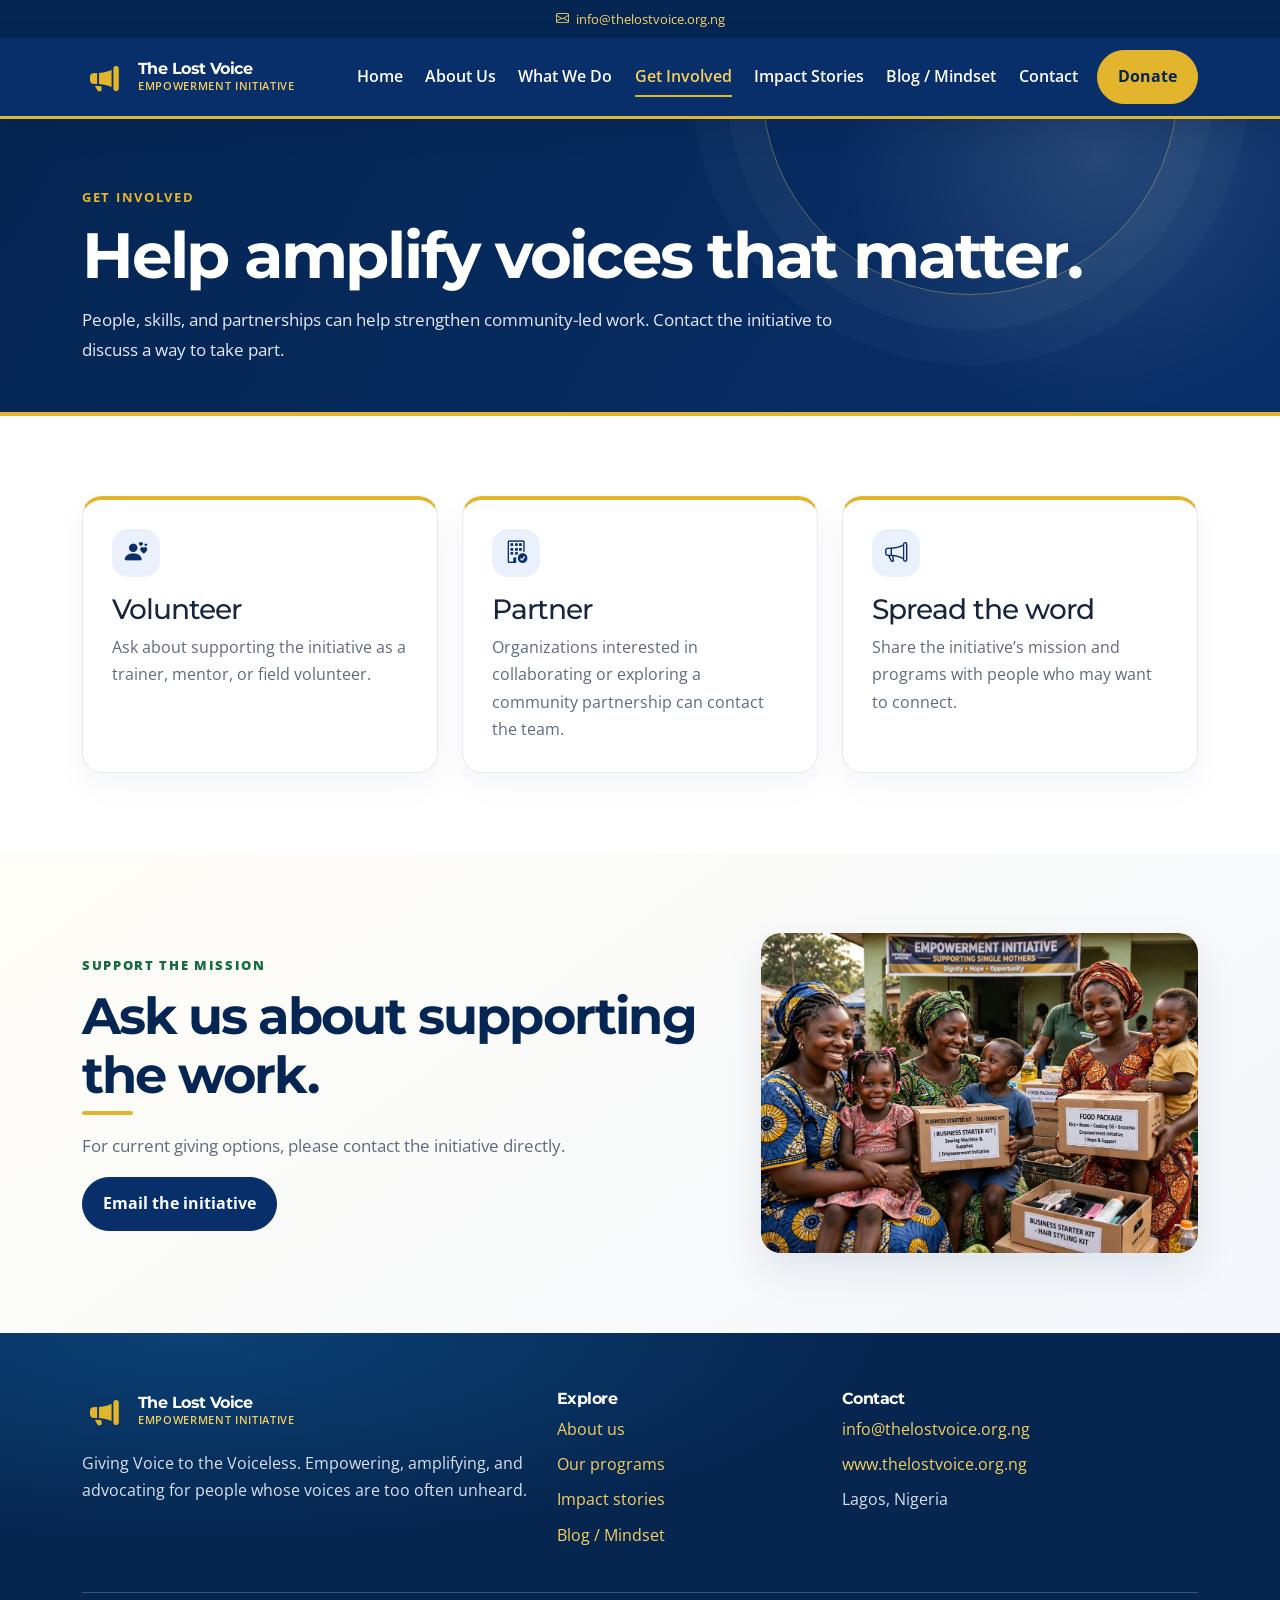
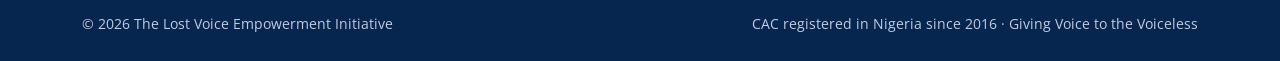
<file: asset/get-involved.html>
<!doctype html>
<html lang="en">
  <head>
    <meta charset="utf-8">
    <meta name="viewport" content="width=device-width, initial-scale=1">
    <meta name="description" content="Find out how to connect with The Lost Voice Empowerment Initiative as a volunteer, mentor, trainer, or partner.">
    <title>Get Involved | The Lost Voice Empowerment Initiative</title>
    <link rel="preconnect" href="https://fonts.googleapis.com">
    <link href="https://fonts.googleapis.com/css2?family=Montserrat:wght@500;600;700;800&family=Open+Sans:wght@400;500;600;700&display=swap" rel="stylesheet">
    <link rel="stylesheet" href="https://cdn.jsdelivr.net/npm/bootstrap@5.3.3/dist/css/bootstrap.min.css">
    <link rel="stylesheet" href="https://cdn.jsdelivr.net/npm/bootstrap-icons@1.11.3/font/bootstrap-icons.min.css">
    <link rel="stylesheet" href="css/style.css">
  </head>
  <body>
    <div class="site-topbar">
      <div class="container d-flex flex-wrap justify-content-center gap-2">
        <a href="mailto:info@thelostvoice.org.ng"><i class="bi bi-envelope" aria-hidden="true"></i> info@thelostvoice.org.ng</a>
      </div>
    </div>
    <div class="reading-progress" aria-hidden="true">
      <span></span>
    </div>
    <nav class="navbar navbar-expand-lg sticky-top">
      <div class="container">
        <a class="brand" href="ngo.html"><span class="brand-mark"><i class="bi bi-megaphone-fill" aria-hidden="true"></i></span><span class="brand-name">The Lost Voice<small>Empowerment Initiative</small></span></a><button class="navbar-toggler" type="button" data-bs-toggle="collapse" data-bs-target="#siteNav" aria-controls="siteNav" aria-expanded="false" aria-label="Toggle navigation"><span class="navbar-toggler-icon"></span></button>
        <div class="collapse navbar-collapse" id="siteNav">
          <ul class="navbar-nav ms-auto align-items-lg-center">
            <li class="nav-item">
              <a class="nav-link " href="ngo.html">Home</a>
            </li>
            <li class="nav-item">
              <a class="nav-link " href="about.html">About Us</a>
            </li>
            <li class="nav-item">
              <a class="nav-link " href="programs.html">What We Do</a>
            </li>
            <li class="nav-item">
              <a class="nav-link active" href="get-involved.html">Get Involved</a>
            </li>
            <li class="nav-item">
              <a class="nav-link " href="stories.html">Impact Stories</a>
            </li>
            <li class="nav-item">
              <a class="nav-link " href="blog.html">Blog / Mindset</a>
            </li>
            <li class="nav-item">
              <a class="nav-link " href="contact.html">Contact</a>
            </li>
            <li class="nav-item ms-lg-2">
              <a class="btn-gold" href="contact.html#donate">Donate</a>
            </li>
          </ul>
        </div>
      </div>
    </nav>
    <main>
      <section class="page-hero">
        <div class="container">
          <span class="eyebrow">Get involved</span>
          <h1>
            Help amplify voices that matter.
          </h1>
          <p>
            People, skills, and partnerships can help strengthen community-led work. Contact the initiative to discuss a way to take part.
          </p>
        </div>
      </section>
      <section class="section">
        <div class="container">
          <div class="row g-4">
            <div class="col-md-4">
              <article class="feature-card">
                <span class="feature-icon"><i class="bi bi-person-hearts"></i></span>
                <h2 class="h3 mt-3">
                  Volunteer
                </h2>
                <p>
                  Ask about supporting the initiative as a trainer, mentor, or field volunteer.
                </p>
              </article>
            </div>
            <div class="col-md-4">
              <article class="feature-card">
                <span class="feature-icon"><i class="bi bi-building-check"></i></span>
                <h2 class="h3 mt-3">
                  Partner
                </h2>
                <p>
                  Organizations interested in collaborating or exploring a community partnership can contact the team.
                </p>
              </article>
            </div>
            <div class="col-md-4">
              <article class="feature-card">
                <span class="feature-icon"><i class="bi bi-megaphone"></i></span>
                <h2 class="h3 mt-3">
                  Spread the word
                </h2>
                <p>
                  Share the initiative’s mission and programs with people who may want to connect.
                </p>
              </article>
            </div>
          </div>
        </div>
      </section>
      <section class="section section-soft" id="donate">
        <div class="container">
          <div class="row align-items-center g-5">
            <div class="col-lg-7">
              <span class="kicker">Support the mission</span>
              <h2 class="section-title">
                Ask us about supporting the work.
              </h2>
              <p class="section-intro">
                For current giving options, please contact the initiative directly.
              </p>
              <a class="btn-navy" href="mailto:info@thelostvoice.org.ng?subject=Supporting%20The%20Lost%20Voice%20Empowerment%20Initiative">Email the initiative</a>
            </div>
            <div class="col-lg-5">
              <div class="photo-card">
                <img src="images/single-mothers.jpeg" alt="Community support for mothers and children" loading="lazy">
              </div>
            </div>
          </div>
        </div>
      </section>
    </main>
    <footer class="site-footer">
      <div class="container">
        <div class="row g-4">
          <div class="col-lg-5">
            <a class="brand" href="ngo.html"><span class="brand-mark"><i class="bi bi-megaphone-fill" aria-hidden="true"></i></span><span class="brand-name">The Lost Voice<small>Empowerment Initiative</small></span></a>
            <p class="mt-3 mb-0">
              Giving Voice to the Voiceless. Empowering, amplifying, and advocating for people whose voices are too often unheard.
            </p>
          </div>
          <div class="col-6 col-lg-3">
            <h2>
              Explore
            </h2>
            <p class="mb-2">
              <a href="about.html">About us</a>
            </p>
            <p class="mb-2">
              <a href="programs.html">Our programs</a>
            </p>
            <p class="mb-2">
              <a href="stories.html">Impact stories</a>
            </p>
            <p class="mb-2">
              <a href="blog.html">Blog / Mindset</a>
            </p>
          </div>
          <div class="col-6 col-lg-4">
            <h2>
              Contact
            </h2>
            <p class="mb-2">
              <a href="mailto:info@thelostvoice.org.ng">info@thelostvoice.org.ng</a>
            </p>
            <p class="mb-2">
              <a href="https://www.thelostvoice.org.ng">www.thelostvoice.org.ng</a>
            </p>
            <p class="mb-0">
              Lagos, Nigeria
            </p>
          </div>
        </div>
        <div class="footer-bottom d-flex flex-wrap justify-content-between gap-2">
          <span>© <span class="current-year"></span> The Lost Voice Empowerment Initiative</span><span>CAC registered in Nigeria since 2016 · Giving Voice to the Voiceless</span>
        </div>
      </div>
    </footer>
    <button class="back-to-top" aria-label="Back to top"><i class="bi bi-arrow-up" aria-hidden="true"></i></button><script src="https://cdn.jsdelivr.net/npm/bootstrap@5.3.3/dist/js/bootstrap.bundle.min.js"></script><script src="web.js"></script>
  </body>
</html>
</file>
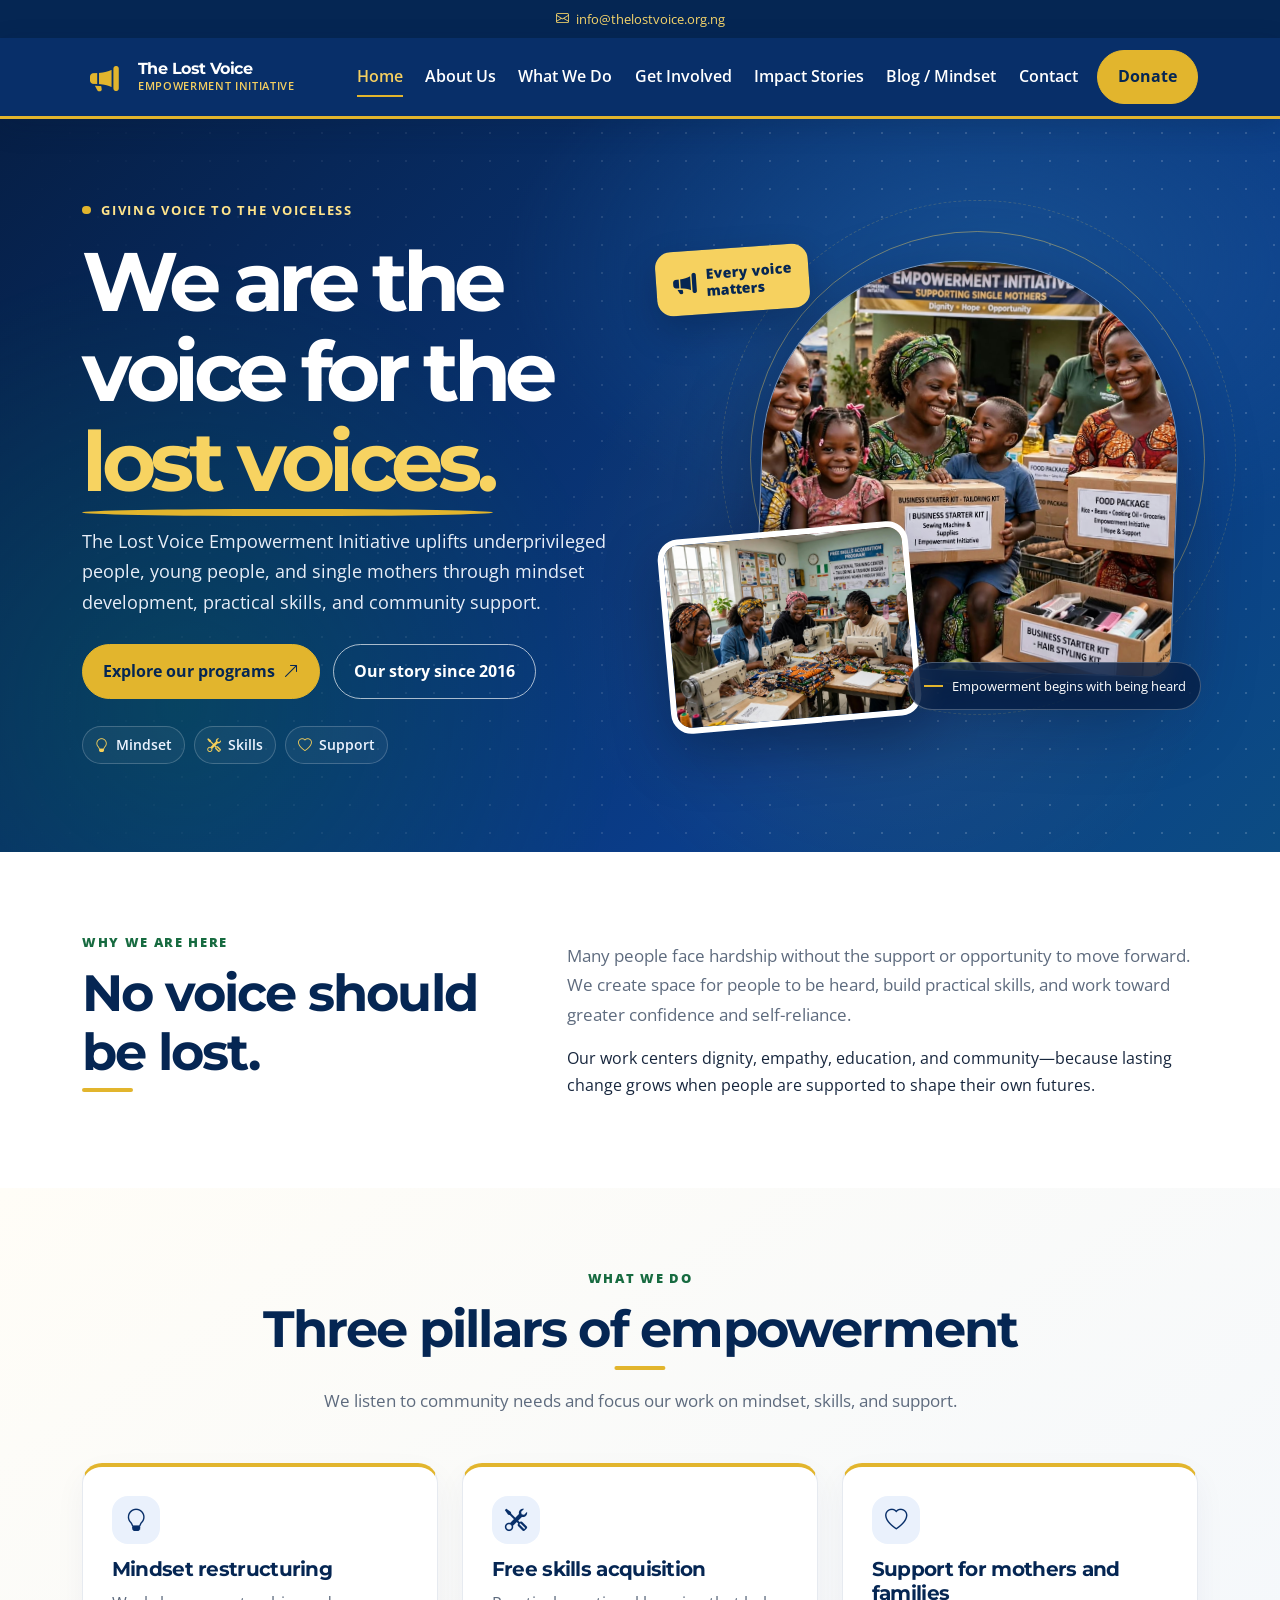
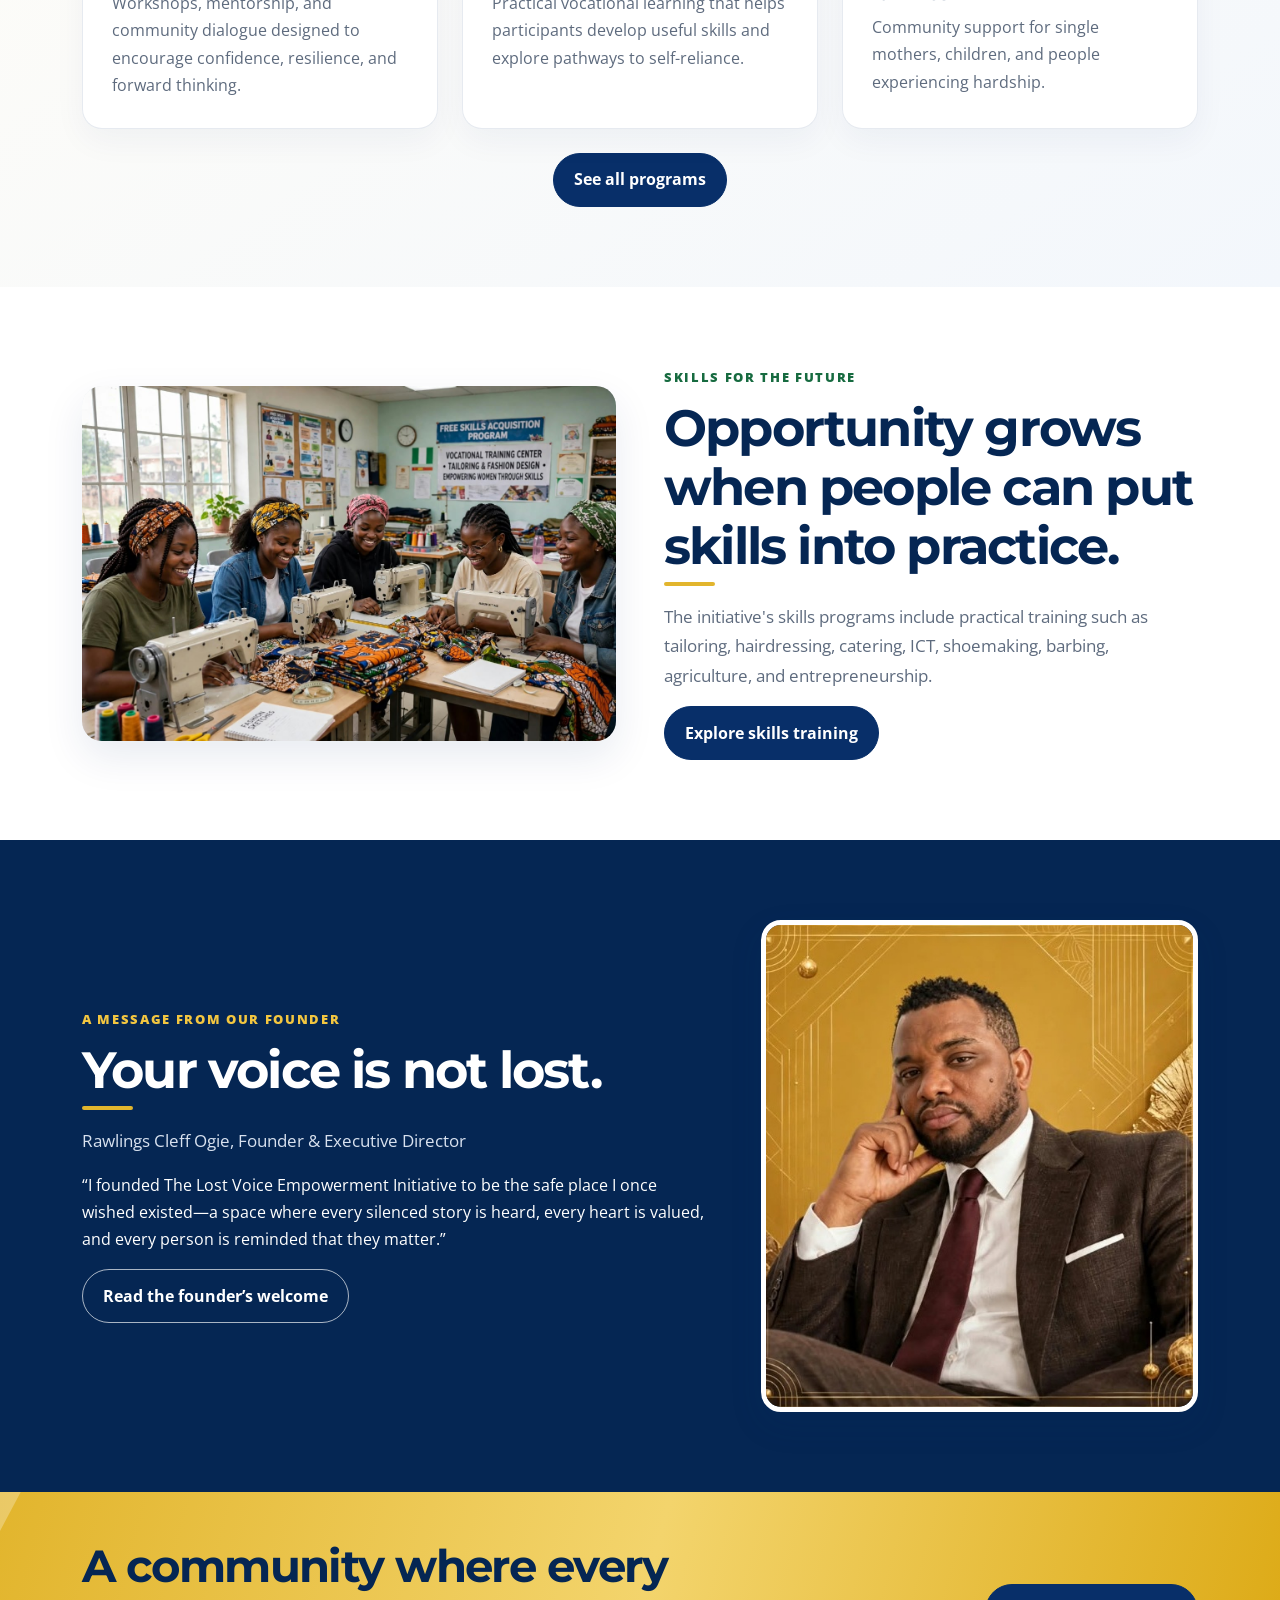
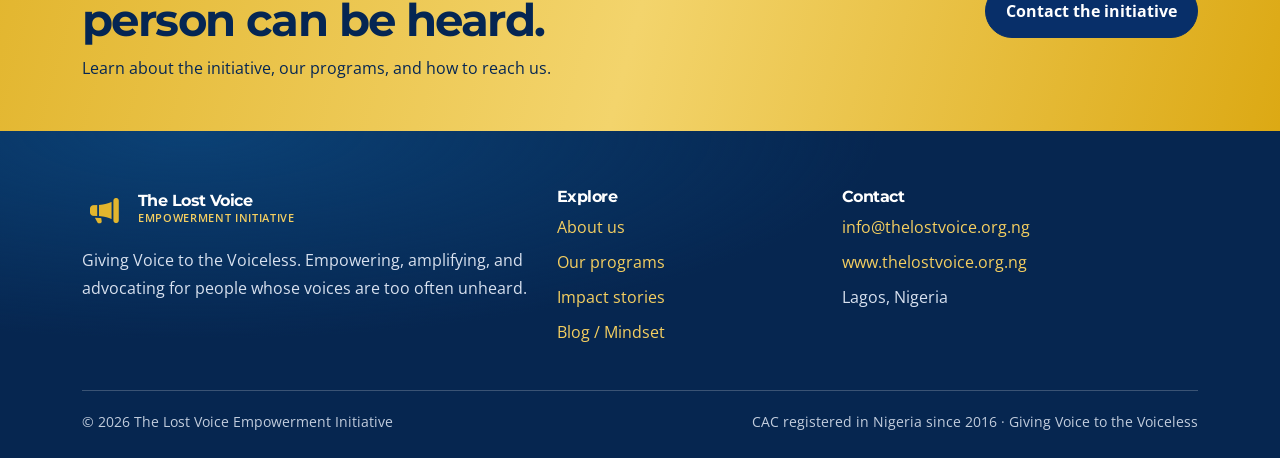
<file: asset/ngo.html>
<!doctype html>
<html lang="en">
  <head>
    <meta charset="utf-8">
    <meta name="viewport" content="width=device-width, initial-scale=1">
    <meta name="description" content="The Lost Voice Empowerment Initiative uplifts underprivileged people, young people, and single mothers through mindset development, free skills training, and community support.">
    <title>Home | The Lost Voice Empowerment Initiative</title>
    <link rel="preconnect" href="https://fonts.googleapis.com">
    <link href="https://fonts.googleapis.com/css2?family=Montserrat:wght@500;600;700;800&family=Open+Sans:wght@400;500;600;700&display=swap" rel="stylesheet">
    <link rel="stylesheet" href="https://cdn.jsdelivr.net/npm/bootstrap@5.3.3/dist/css/bootstrap.min.css">
    <link rel="stylesheet" href="https://cdn.jsdelivr.net/npm/bootstrap-icons@1.11.3/font/bootstrap-icons.min.css">
    <link rel="stylesheet" href="css/style.css">
  </head>
  <body>
    <div class="site-topbar">
      <div class="container d-flex flex-wrap justify-content-center gap-2">
        <a href="mailto:info@thelostvoice.org.ng"><i class="bi bi-envelope" aria-hidden="true"></i> info@thelostvoice.org.ng</a>
      </div>
    </div>
    <div class="reading-progress" aria-hidden="true">
      <span></span>
    </div>
    <nav class="navbar navbar-expand-lg sticky-top">
      <div class="container">
        <a class="brand" href="ngo.html"><span class="brand-mark"><i class="bi bi-megaphone-fill" aria-hidden="true"></i></span><span class="brand-name">The Lost Voice<small>Empowerment Initiative</small></span></a><button class="navbar-toggler" type="button" data-bs-toggle="collapse" data-bs-target="#siteNav" aria-controls="siteNav" aria-expanded="false" aria-label="Toggle navigation"><span class="navbar-toggler-icon"></span></button>
        <div class="collapse navbar-collapse" id="siteNav">
          <ul class="navbar-nav ms-auto align-items-lg-center">
            <li class="nav-item">
              <a class="nav-link active" href="ngo.html">Home</a>
            </li>
            <li class="nav-item">
              <a class="nav-link " href="about.html">About Us</a>
            </li>
            <li class="nav-item">
              <a class="nav-link " href="programs.html">What We Do</a>
            </li>
            <li class="nav-item">
              <a class="nav-link " href="get-involved.html">Get Involved</a>
            </li>
            <li class="nav-item">
              <a class="nav-link " href="stories.html">Impact Stories</a>
            </li>
            <li class="nav-item">
              <a class="nav-link " href="blog.html">Blog / Mindset</a>
            </li>
            <li class="nav-item">
              <a class="nav-link " href="contact.html">Contact</a>
            </li>
            <li class="nav-item ms-lg-2">
              <a class="btn-gold" href="contact.html#donate">Donate</a>
            </li>
          </ul>
        </div>
      </div>
    </nav>
    <main>
      <section class="hero hero-home">
        <div class="hero-grid" aria-hidden="true">
        </div>
        <div class="container">
          <div class="row align-items-center g-5">
            <div class="col-lg-6 hero-copy">
              <p class="eyebrow">
                <span class="eyebrow-dot"></span>Giving Voice to the Voiceless
              </p>
              <h1>
                We are the voice for the <span>lost voices.</span>
              </h1>
              <p>
                The Lost Voice Empowerment Initiative uplifts underprivileged people, young people, and single mothers through mindset development, practical skills, and community support.
              </p>
              <div class="hero-actions">
                <a class="btn-gold" href="programs.html">Explore our programs <i class="bi bi-arrow-up-right" aria-hidden="true"></i></a> <a class="btn-outline-light-custom" href="about.html">Our story since 2016</a>
              </div>
              <div class="hero-highlights" aria-label="Our focus areas">
                <span><i class="bi bi-lightbulb" aria-hidden="true"></i> Mindset</span> <span><i class="bi bi-tools" aria-hidden="true"></i> Skills</span> <span><i class="bi bi-heart" aria-hidden="true"></i> Support</span>
              </div>
            </div>
            <div class="col-lg-6">
              <div class="hero-art" aria-label="Community and skills training">
                <div class="hero-orbit hero-orbit-one" aria-hidden="true">
                </div>
                <div class="hero-orbit hero-orbit-two" aria-hidden="true">
                </div>
                <figure class="hero-image-main">
                  <img src="images/single-mothers.jpeg" alt="Mothers and children gathered at a community support event">
                </figure>
                <figure class="hero-image-small">
                  <img src="images/skills-training.jpeg" alt="Participants learning tailoring skills" loading="lazy">
                </figure>
                <div class="hero-stamp">
                  <i class="bi bi-megaphone-fill" aria-hidden="true"></i><span>Every voice<br>matters</span>
                </div>
                <div class="hero-caption">
                  <span class="caption-line"></span>Empowerment begins with being heard
                </div>
              </div>
            </div>
          </div>
        </div>
      </section>
      <section class="section">
        <div class="container">
          <div class="row align-items-center g-5">
            <div class="col-lg-5">
              <span class="kicker">Why we are here</span>
              <h2 class="section-title">
                No voice should be lost.
              </h2>
            </div>
            <div class="col-lg-7">
              <p class="section-intro">
                Many people face hardship without the support or opportunity to move forward. We create space for people to be heard, build practical skills, and work toward greater confidence and self-reliance.
              </p>
              <p class="mb-0">
                Our work centers dignity, empathy, education, and community—because lasting change grows when people are supported to shape their own futures.
              </p>
            </div>
          </div>
        </div>
      </section>
      <section class="section section-soft">
        <div class="container">
          <div class="text-center mb-5">
            <span class="kicker">What we do</span>
            <h2 class="section-title">
              Three pillars of empowerment
            </h2>
            <p class="section-intro mx-auto">
              We listen to community needs and focus our work on mindset, skills, and support.
            </p>
          </div>
          <div class="row g-4">
            <div class="col-md-4">
              <article class="feature-card">
                <span class="feature-icon"><i class="bi bi-lightbulb"></i></span>
                <h3>
                  Mindset restructuring
                </h3>
                <p>
                  Workshops, mentorship, and community dialogue designed to encourage confidence, resilience, and forward thinking.
                </p>
              </article>
            </div>
            <div class="col-md-4">
              <article class="feature-card">
                <span class="feature-icon"><i class="bi bi-tools"></i></span>
                <h3>
                  Free skills acquisition
                </h3>
                <p>
                  Practical vocational learning that helps participants develop useful skills and explore pathways to self-reliance.
                </p>
              </article>
            </div>
            <div class="col-md-4">
              <article class="feature-card">
                <span class="feature-icon"><i class="bi bi-heart"></i></span>
                <h3>
                  Support for mothers and families
                </h3>
                <p>
                  Community support for single mothers, children, and people experiencing hardship.
                </p>
              </article>
            </div>
          </div>
          <div class="text-center mt-4">
            <a class="btn-navy" href="programs.html">See all programs</a>
          </div>
        </div>
      </section>
      <section class="section">
        <div class="container">
          <div class="row align-items-center g-5">
            <div class="col-lg-6">
              <div class="photo-card">
                <img src="images/skills-training.jpeg" alt="Participants learning tailoring skills in a vocational training workshop" loading="lazy">
              </div>
            </div>
            <div class="col-lg-6">
              <span class="kicker">Skills for the future</span>
              <h2 class="section-title">
                Opportunity grows when people can put skills into practice.
              </h2>
              <p class="section-intro">
                The initiative's skills programs include practical training such as tailoring, hairdressing, catering, ICT, shoemaking, barbing, agriculture, and entrepreneurship.
              </p>
              <a class="btn-navy" href="programs.html#skills">Explore skills training</a>
            </div>
          </div>
        </div>
      </section>
      <section class="section section-blue">
        <div class="container">
          <div class="row align-items-center g-5">
            <div class="col-lg-7">
              <span class="kicker">A message from our founder</span>
              <h2 class="section-title">
                Your voice is not lost.
              </h2>
              <p class="section-intro">
                Rawlings Cleff Ogie, Founder &amp; Executive Director
              </p>
              <p>
                “I founded The Lost Voice Empowerment Initiative to be the safe place I once wished existed—a space where every silenced story is heard, every heart is valued, and every person is reminded that they matter.”
              </p>
              <a class="btn-outline-light-custom" href="about.html#founder">Read the founder’s welcome</a>
            </div>
            <div class="col-lg-5">
              <img class="founder-photo" src="images/founder-welcome.jpeg" alt="Founder Rawlings Cleff Ogie" loading="lazy">
            </div>
          </div>
        </div>
      </section>
      <section class="cta-band">
        <div class="container">
          <div class="row align-items-center g-3">
            <div class="col-lg-8">
              <h2 class="mb-2">
                A community where every person can be heard.
              </h2>
              <p class="mb-0">
                Learn about the initiative, our programs, and how to reach us.
              </p>
            </div>
            <div class="col-lg-4 text-lg-end">
              <a class="btn-navy" href="contact.html">Contact the initiative</a>
            </div>
          </div>
        </div>
      </section>
    </main>
    <footer class="site-footer">
      <div class="container">
        <div class="row g-4">
          <div class="col-lg-5">
            <a class="brand" href="ngo.html"><span class="brand-mark"><i class="bi bi-megaphone-fill" aria-hidden="true"></i></span><span class="brand-name">The Lost Voice<small>Empowerment Initiative</small></span></a>
            <p class="mt-3 mb-0">
              Giving Voice to the Voiceless. Empowering, amplifying, and advocating for people whose voices are too often unheard.
            </p>
          </div>
          <div class="col-6 col-lg-3">
            <h2>
              Explore
            </h2>
            <p class="mb-2">
              <a href="about.html">About us</a>
            </p>
            <p class="mb-2">
              <a href="programs.html">Our programs</a>
            </p>
            <p class="mb-2">
              <a href="stories.html">Impact stories</a>
            </p>
            <p class="mb-2">
              <a href="blog.html">Blog / Mindset</a>
            </p>
          </div>
          <div class="col-6 col-lg-4">
            <h2>
              Contact
            </h2>
            <p class="mb-2">
              <a href="mailto:info@thelostvoice.org.ng">info@thelostvoice.org.ng</a>
            </p>
            <p class="mb-2">
              <a href="https://www.thelostvoice.org.ng">www.thelostvoice.org.ng</a>
            </p>
            <p class="mb-0">
              Lagos, Nigeria
            </p>
          </div>
        </div>
        <div class="footer-bottom d-flex flex-wrap justify-content-between gap-2">
          <span>© <span class="current-year"></span> The Lost Voice Empowerment Initiative</span><span>CAC registered in Nigeria since 2016 · Giving Voice to the Voiceless</span>
        </div>
      </div>
    </footer>
    <button class="back-to-top" aria-label="Back to top"><i class="bi bi-arrow-up" aria-hidden="true"></i></button><script src="https://cdn.jsdelivr.net/npm/bootstrap@5.3.3/dist/js/bootstrap.bundle.min.js"></script><script src="web.js"></script>
  </body>
</html>
</file>
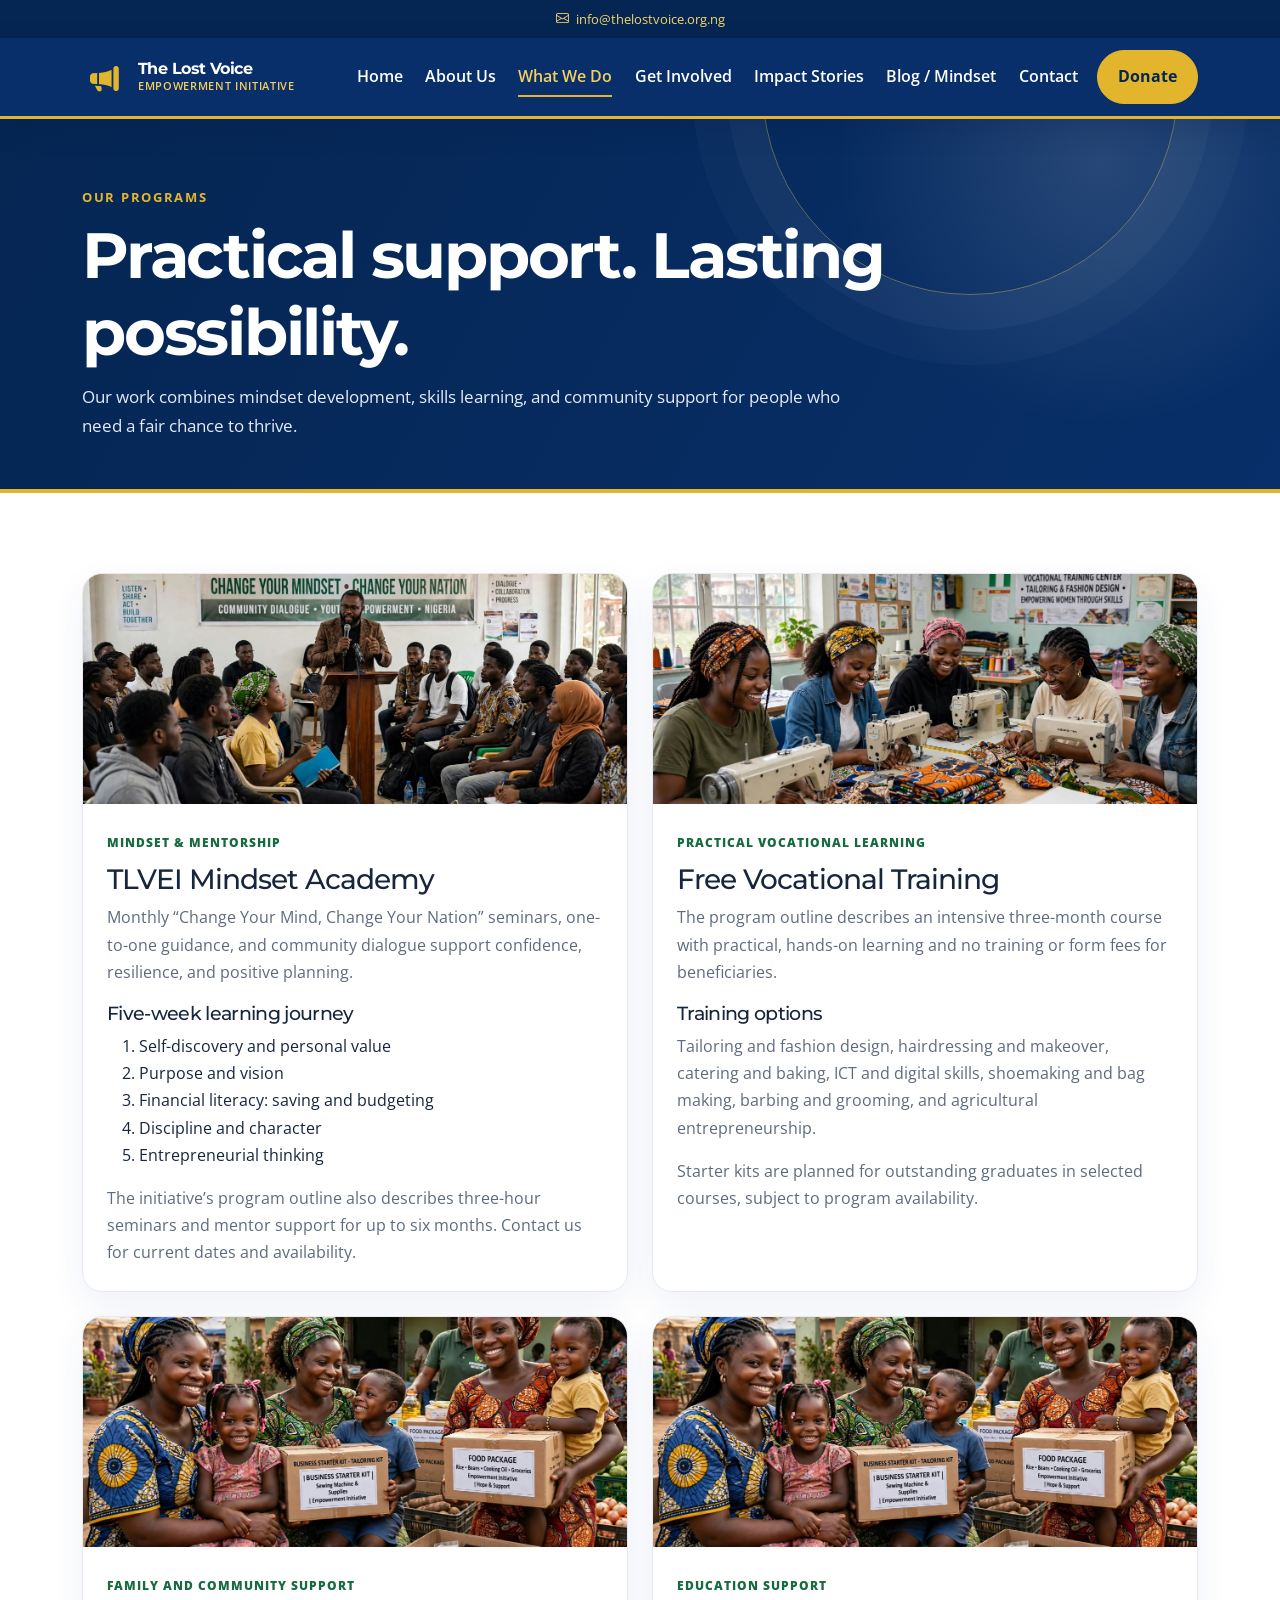
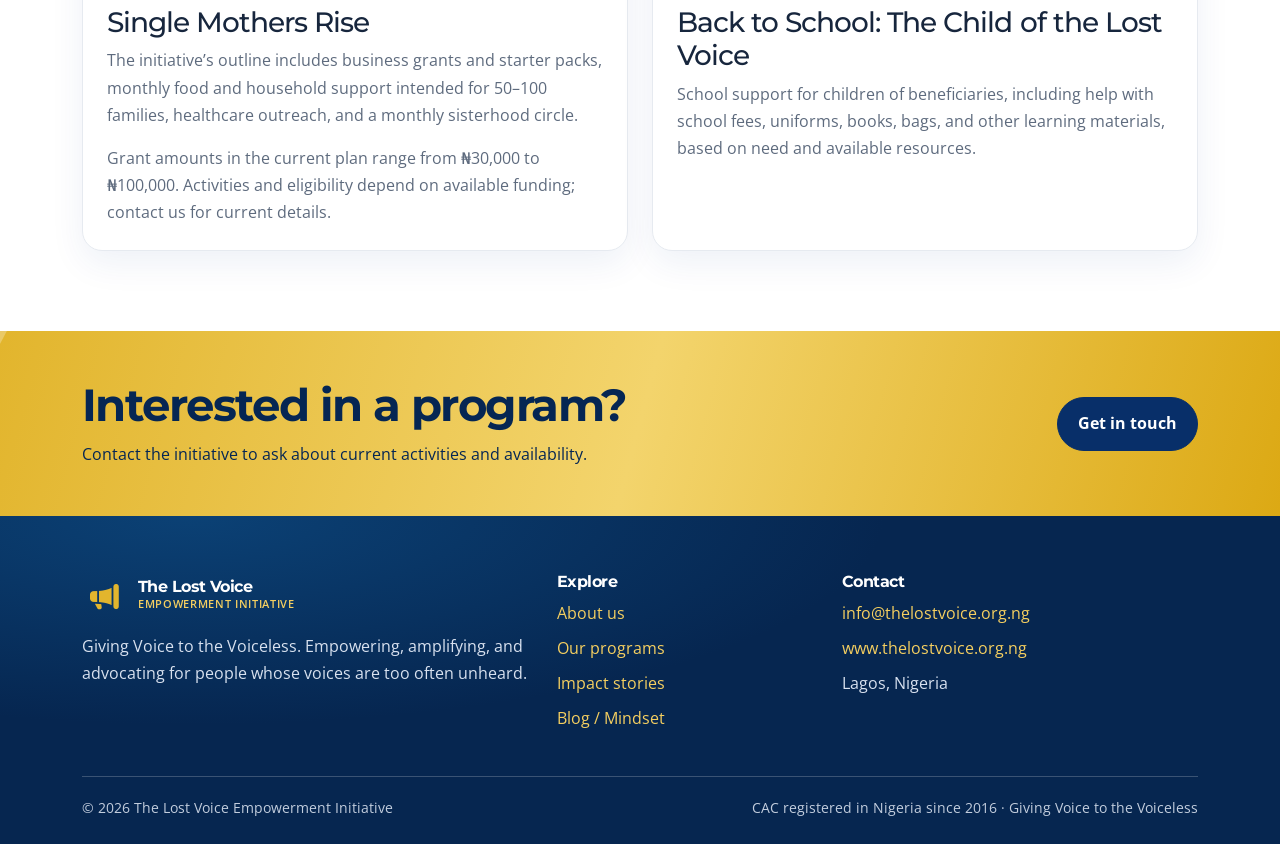
<file: asset/programs.html>
<!doctype html>
<html lang="en">
  <head>
    <meta charset="utf-8">
    <meta name="viewport" content="width=device-width, initial-scale=1">
    <meta name="description" content="Explore the initiative’s mindset, vocational skills, single mothers, and back-to-school programs.">
    <title>What We Do | The Lost Voice Empowerment Initiative</title>
    <link rel="preconnect" href="https://fonts.googleapis.com">
    <link href="https://fonts.googleapis.com/css2?family=Montserrat:wght@500;600;700;800&family=Open+Sans:wght@400;500;600;700&display=swap" rel="stylesheet">
    <link rel="stylesheet" href="https://cdn.jsdelivr.net/npm/bootstrap@5.3.3/dist/css/bootstrap.min.css">
    <link rel="stylesheet" href="https://cdn.jsdelivr.net/npm/bootstrap-icons@1.11.3/font/bootstrap-icons.min.css">
    <link rel="stylesheet" href="css/style.css">
  </head>
  <body>
    <div class="site-topbar">
      <div class="container d-flex flex-wrap justify-content-center gap-2">
        <a href="mailto:info@thelostvoice.org.ng"><i class="bi bi-envelope" aria-hidden="true"></i> info@thelostvoice.org.ng</a>
      </div>
    </div>
    <div class="reading-progress" aria-hidden="true">
      <span></span>
    </div>
    <nav class="navbar navbar-expand-lg sticky-top">
      <div class="container">
        <a class="brand" href="ngo.html"><span class="brand-mark"><i class="bi bi-megaphone-fill" aria-hidden="true"></i></span><span class="brand-name">The Lost Voice<small>Empowerment Initiative</small></span></a><button class="navbar-toggler" type="button" data-bs-toggle="collapse" data-bs-target="#siteNav" aria-controls="siteNav" aria-expanded="false" aria-label="Toggle navigation"><span class="navbar-toggler-icon"></span></button>
        <div class="collapse navbar-collapse" id="siteNav">
          <ul class="navbar-nav ms-auto align-items-lg-center">
            <li class="nav-item">
              <a class="nav-link " href="ngo.html">Home</a>
            </li>
            <li class="nav-item">
              <a class="nav-link " href="about.html">About Us</a>
            </li>
            <li class="nav-item">
              <a class="nav-link active" href="programs.html">What We Do</a>
            </li>
            <li class="nav-item">
              <a class="nav-link " href="get-involved.html">Get Involved</a>
            </li>
            <li class="nav-item">
              <a class="nav-link " href="stories.html">Impact Stories</a>
            </li>
            <li class="nav-item">
              <a class="nav-link " href="blog.html">Blog / Mindset</a>
            </li>
            <li class="nav-item">
              <a class="nav-link " href="contact.html">Contact</a>
            </li>
            <li class="nav-item ms-lg-2">
              <a class="btn-gold" href="contact.html#donate">Donate</a>
            </li>
          </ul>
        </div>
      </div>
    </nav>
    <main>
      <section class="page-hero">
        <div class="container">
          <span class="eyebrow">Our programs</span>
          <h1>
            Practical support. Lasting possibility.
          </h1>
          <p>
            Our work combines mindset development, skills learning, and community support for people who need a fair chance to thrive.
          </p>
        </div>
      </section>
      <section class="section">
        <div class="container">
          <div class="row g-4">
            <div class="col-lg-6">
              <article class="program-card">
                <img src="images/mindset-workshop.jpeg" alt="Community members taking part in a mindset restructuring workshop" loading="lazy">
                <div class="program-card-body">
                  <span class="program-tag">Mindset &amp; mentorship</span>
                  <h2 class="h3 mt-2">
                    TLVEI Mindset Academy
                  </h2>
                  <p>
                    Monthly “Change Your Mind, Change Your Nation” seminars, one-to-one guidance, and community dialogue support confidence, resilience, and positive planning.
                  </p>
                  <h3 class="h5 mt-3">
                    Five-week learning journey
                  </h3>
                  <ol>
                    <li>
                      Self-discovery and personal value
                    </li>
                    <li>
                      Purpose and vision
                    </li>
                    <li>
                      Financial literacy: saving and budgeting
                    </li>
                    <li>
                      Discipline and character
                    </li>
                    <li>
                      Entrepreneurial thinking
                    </li>
                  </ol>
                  <p class="mb-0">
                    The initiative’s program outline also describes three-hour seminars and mentor support for up to six months. Contact us for current dates and availability.
                  </p>
                </div>
              </article>
            </div>
            <div class="col-lg-6" id="skills">
              <article class="program-card">
                <img src="images/skills-training.jpeg" alt="Women practicing tailoring at a skills acquisition center" loading="lazy">
                <div class="program-card-body">
                  <span class="program-tag">Practical vocational learning</span>
                  <h2 class="h3 mt-2">
                    Free Vocational Training
                  </h2>
                  <p>
                    The program outline describes an intensive three-month course with practical, hands-on learning and no training or form fees for beneficiaries.
                  </p>
                  <h3 class="h5 mt-3">
                    Training options
                  </h3>
                  <p>
                    Tailoring and fashion design, hairdressing and makeover, catering and baking, ICT and digital skills, shoemaking and bag making, barbing and grooming, and agricultural entrepreneurship.
                  </p>
                  <p class="mb-0">
                    Starter kits are planned for outstanding graduates in selected courses, subject to program availability.
                  </p>
                </div>
              </article>
            </div>
            <div class="col-lg-6">
              <article class="program-card">
                <img src="images/single-mothers.jpeg" alt="Mothers and children at a community support event" loading="lazy">
                <div class="program-card-body">
                  <span class="program-tag">Family and community support</span>
                  <h2 class="h3 mt-2">
                    Single Mothers Rise
                  </h2>
                  <p>
                    The initiative’s outline includes business grants and starter packs, monthly food and household support intended for 50–100 families, healthcare outreach, and a monthly sisterhood circle.
                  </p>
                  <p class="mb-0">
                    Grant amounts in the current plan range from ₦30,000 to ₦100,000. Activities and eligibility depend on available funding; contact us for current details.
                  </p>
                </div>
              </article>
            </div>
            <div class="col-lg-6">
              <article class="program-card">
                <img src="images/single-mothers.jpeg" alt="Families and community members gathered at an outreach" loading="lazy">
                <div class="program-card-body">
                  <span class="program-tag">Education support</span>
                  <h2 class="h3 mt-2">
                    Back to School: The Child of the Lost Voice
                  </h2>
                  <p>
                    School support for children of beneficiaries, including help with school fees, uniforms, books, bags, and other learning materials, based on need and available resources.
                  </p>
                </div>
              </article>
            </div>
          </div>
        </div>
      </section>
      <section class="cta-band">
        <div class="container">
          <div class="row align-items-center g-3">
            <div class="col-lg-8">
              <h2 class="mb-2">
                Interested in a program?
              </h2>
              <p class="mb-0">
                Contact the initiative to ask about current activities and availability.
              </p>
            </div>
            <div class="col-lg-4 text-lg-end">
              <a class="btn-navy" href="contact.html">Get in touch</a>
            </div>
          </div>
        </div>
      </section>
    </main>
    <footer class="site-footer">
      <div class="container">
        <div class="row g-4">
          <div class="col-lg-5">
            <a class="brand" href="ngo.html"><span class="brand-mark"><i class="bi bi-megaphone-fill" aria-hidden="true"></i></span><span class="brand-name">The Lost Voice<small>Empowerment Initiative</small></span></a>
            <p class="mt-3 mb-0">
              Giving Voice to the Voiceless. Empowering, amplifying, and advocating for people whose voices are too often unheard.
            </p>
          </div>
          <div class="col-6 col-lg-3">
            <h2>
              Explore
            </h2>
            <p class="mb-2">
              <a href="about.html">About us</a>
            </p>
            <p class="mb-2">
              <a href="programs.html">Our programs</a>
            </p>
            <p class="mb-2">
              <a href="stories.html">Impact stories</a>
            </p>
            <p class="mb-2">
              <a href="blog.html">Blog / Mindset</a>
            </p>
          </div>
          <div class="col-6 col-lg-4">
            <h2>
              Contact
            </h2>
            <p class="mb-2">
              <a href="mailto:info@thelostvoice.org.ng">info@thelostvoice.org.ng</a>
            </p>
            <p class="mb-2">
              <a href="https://www.thelostvoice.org.ng">www.thelostvoice.org.ng</a>
            </p>
            <p class="mb-0">
              Lagos, Nigeria
            </p>
          </div>
        </div>
        <div class="footer-bottom d-flex flex-wrap justify-content-between gap-2">
          <span>© <span class="current-year"></span> The Lost Voice Empowerment Initiative</span><span>CAC registered in Nigeria since 2016 · Giving Voice to the Voiceless</span>
        </div>
      </div>
    </footer>
    <button class="back-to-top" aria-label="Back to top"><i class="bi bi-arrow-up" aria-hidden="true"></i></button><script src="https://cdn.jsdelivr.net/npm/bootstrap@5.3.3/dist/js/bootstrap.bundle.min.js"></script><script src="web.js"></script>
  </body>
</html>
</file>
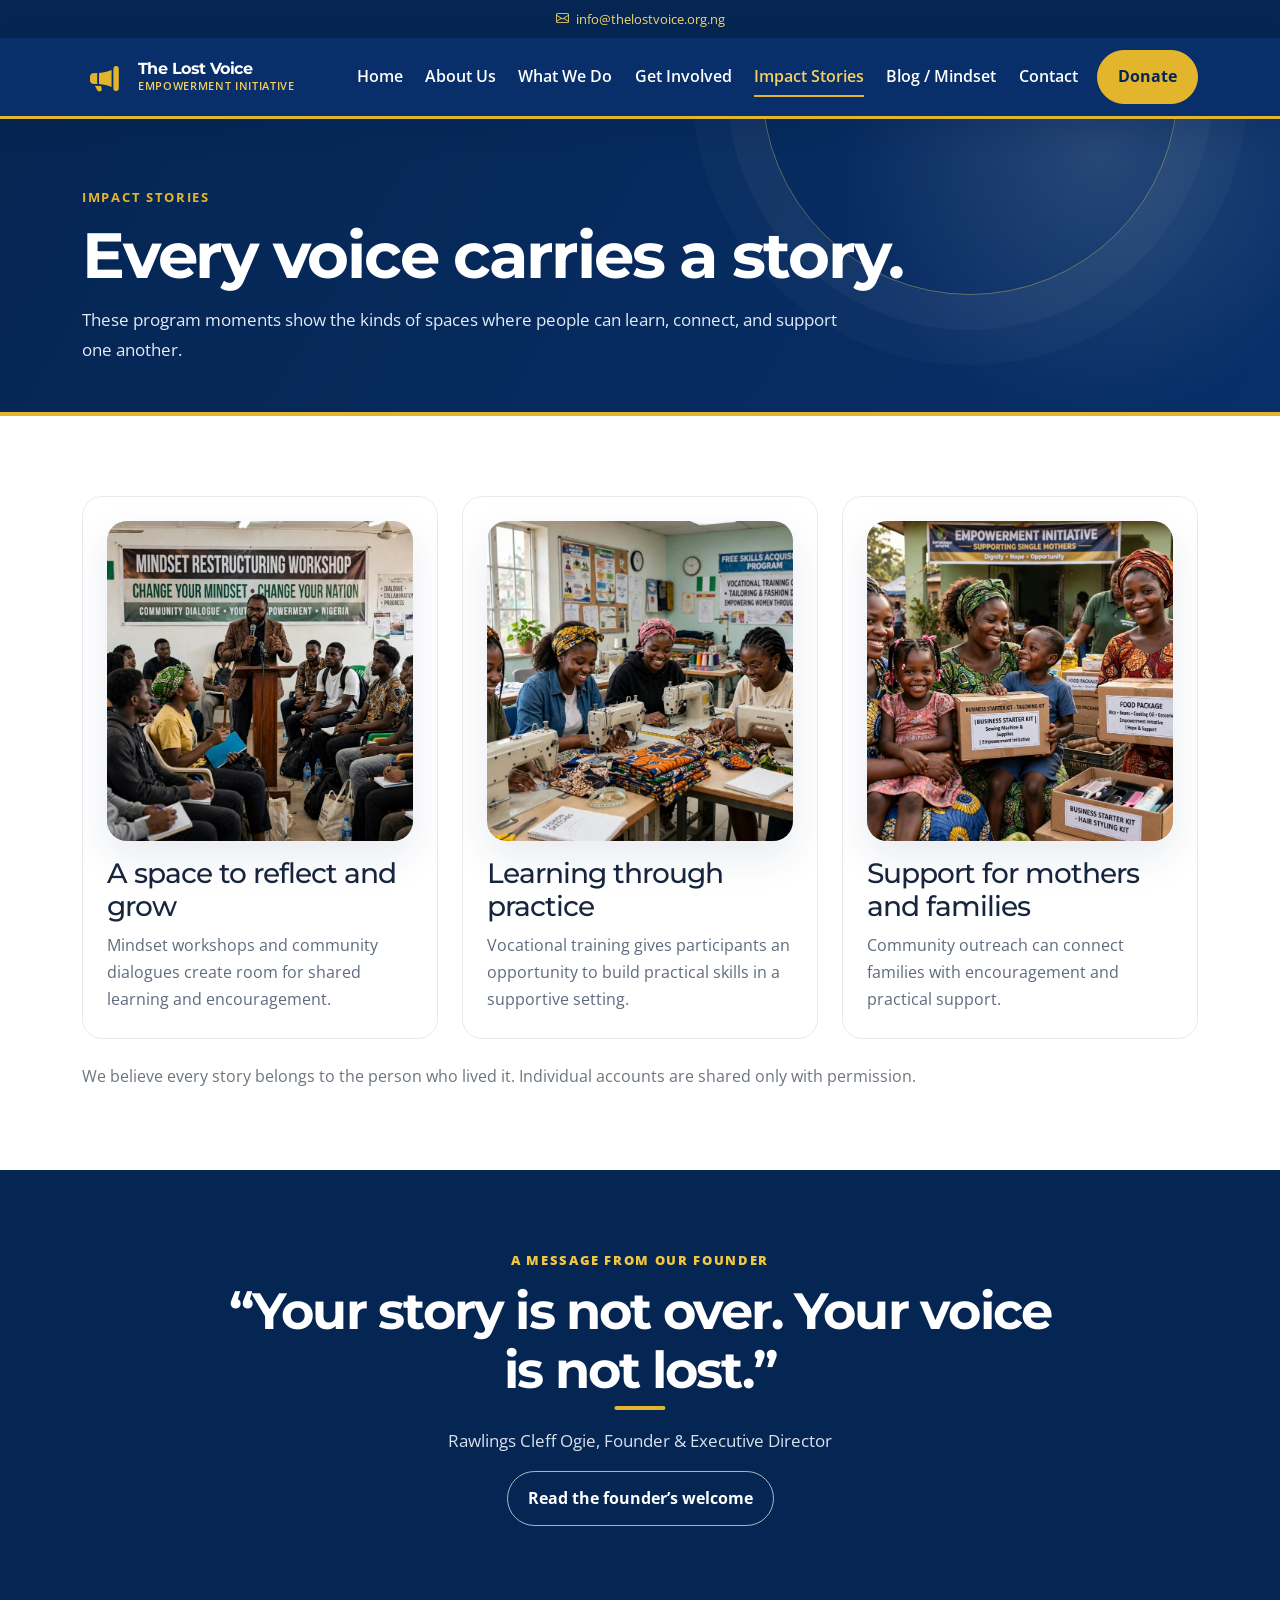
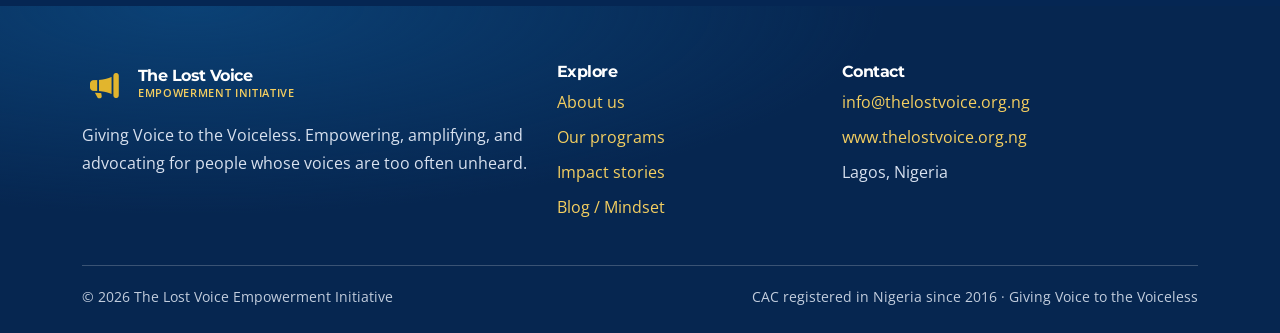
<file: asset/stories.html>
<!doctype html>
<html lang="en">
  <head>
    <meta charset="utf-8">
    <meta name="viewport" content="width=device-width, initial-scale=1">
    <meta name="description" content="Photos and reflections from the initiative’s community programs.">
    <title>Impact Stories | The Lost Voice Empowerment Initiative</title>
    <link rel="preconnect" href="https://fonts.googleapis.com">
    <link href="https://fonts.googleapis.com/css2?family=Montserrat:wght@500;600;700;800&family=Open+Sans:wght@400;500;600;700&display=swap" rel="stylesheet">
    <link rel="stylesheet" href="https://cdn.jsdelivr.net/npm/bootstrap@5.3.3/dist/css/bootstrap.min.css">
    <link rel="stylesheet" href="https://cdn.jsdelivr.net/npm/bootstrap-icons@1.11.3/font/bootstrap-icons.min.css">
    <link rel="stylesheet" href="css/style.css">
  </head>
  <body>
    <div class="site-topbar">
      <div class="container d-flex flex-wrap justify-content-center gap-2">
        <a href="mailto:info@thelostvoice.org.ng"><i class="bi bi-envelope" aria-hidden="true"></i> info@thelostvoice.org.ng</a>
      </div>
    </div>
    <div class="reading-progress" aria-hidden="true">
      <span></span>
    </div>
    <nav class="navbar navbar-expand-lg sticky-top">
      <div class="container">
        <a class="brand" href="ngo.html"><span class="brand-mark"><i class="bi bi-megaphone-fill" aria-hidden="true"></i></span><span class="brand-name">The Lost Voice<small>Empowerment Initiative</small></span></a><button class="navbar-toggler" type="button" data-bs-toggle="collapse" data-bs-target="#siteNav" aria-controls="siteNav" aria-expanded="false" aria-label="Toggle navigation"><span class="navbar-toggler-icon"></span></button>
        <div class="collapse navbar-collapse" id="siteNav">
          <ul class="navbar-nav ms-auto align-items-lg-center">
            <li class="nav-item">
              <a class="nav-link " href="ngo.html">Home</a>
            </li>
            <li class="nav-item">
              <a class="nav-link " href="about.html">About Us</a>
            </li>
            <li class="nav-item">
              <a class="nav-link " href="programs.html">What We Do</a>
            </li>
            <li class="nav-item">
              <a class="nav-link " href="get-involved.html">Get Involved</a>
            </li>
            <li class="nav-item">
              <a class="nav-link active" href="stories.html">Impact Stories</a>
            </li>
            <li class="nav-item">
              <a class="nav-link " href="blog.html">Blog / Mindset</a>
            </li>
            <li class="nav-item">
              <a class="nav-link " href="contact.html">Contact</a>
            </li>
            <li class="nav-item ms-lg-2">
              <a class="btn-gold" href="contact.html#donate">Donate</a>
            </li>
          </ul>
        </div>
      </div>
    </nav>
    <main>
      <section class="page-hero">
        <div class="container">
          <span class="eyebrow">Impact stories</span>
          <h1>
            Every voice carries a story.
          </h1>
          <p>
            These program moments show the kinds of spaces where people can learn, connect, and support one another.
          </p>
        </div>
      </section>
      <section class="section">
        <div class="container">
          <div class="row g-4">
            <div class="col-lg-4">
              <article class="story-note h-100">
                <div class="photo-card mb-3">
                  <img src="images/mindset-workshop.jpeg" alt="A speaker leading a mindset workshop" loading="lazy">
                </div>
                <h2 class="h3">
                  A space to reflect and grow
                </h2>
                <p>
                  Mindset workshops and community dialogues create room for shared learning and encouragement.
                </p>
              </article>
            </div>
            <div class="col-lg-4">
              <article class="story-note h-100">
                <div class="photo-card mb-3">
                  <img src="images/skills-training.jpeg" alt="Participants practicing tailoring skills" loading="lazy">
                </div>
                <h2 class="h3">
                  Learning through practice
                </h2>
                <p>
                  Vocational training gives participants an opportunity to build practical skills in a supportive setting.
                </p>
              </article>
            </div>
            <div class="col-lg-4">
              <article class="story-note h-100">
                <div class="photo-card mb-3">
                  <img src="images/single-mothers.jpeg" alt="Mothers and children at an empowerment outreach" loading="lazy">
                </div>
                <h2 class="h3">
                  Support for mothers and families
                </h2>
                <p>
                  Community outreach can connect families with encouragement and practical support.
                </p>
              </article>
            </div>
          </div>
          <p class="text-secondary mt-4 mb-0">
            We believe every story belongs to the person who lived it. Individual accounts are shared only with permission.
          </p>
        </div>
      </section>
      <section class="section section-blue">
        <div class="container">
          <div class="row justify-content-center">
            <div class="col-lg-9 text-center">
              <span class="kicker">A message from our founder</span>
              <h2 class="section-title">
                “Your story is not over. Your voice is not lost.”
              </h2>
              <p class="section-intro mx-auto">
                Rawlings Cleff Ogie, Founder &amp; Executive Director
              </p>
              <a class="btn-outline-light-custom" href="about.html#founder">Read the founder’s welcome</a>
            </div>
          </div>
        </div>
      </section>
    </main>
    <footer class="site-footer">
      <div class="container">
        <div class="row g-4">
          <div class="col-lg-5">
            <a class="brand" href="ngo.html"><span class="brand-mark"><i class="bi bi-megaphone-fill" aria-hidden="true"></i></span><span class="brand-name">The Lost Voice<small>Empowerment Initiative</small></span></a>
            <p class="mt-3 mb-0">
              Giving Voice to the Voiceless. Empowering, amplifying, and advocating for people whose voices are too often unheard.
            </p>
          </div>
          <div class="col-6 col-lg-3">
            <h2>
              Explore
            </h2>
            <p class="mb-2">
              <a href="about.html">About us</a>
            </p>
            <p class="mb-2">
              <a href="programs.html">Our programs</a>
            </p>
            <p class="mb-2">
              <a href="stories.html">Impact stories</a>
            </p>
            <p class="mb-2">
              <a href="blog.html">Blog / Mindset</a>
            </p>
          </div>
          <div class="col-6 col-lg-4">
            <h2>
              Contact
            </h2>
            <p class="mb-2">
              <a href="mailto:info@thelostvoice.org.ng">info@thelostvoice.org.ng</a>
            </p>
            <p class="mb-2">
              <a href="https://www.thelostvoice.org.ng">www.thelostvoice.org.ng</a>
            </p>
            <p class="mb-0">
              Lagos, Nigeria
            </p>
          </div>
        </div>
        <div class="footer-bottom d-flex flex-wrap justify-content-between gap-2">
          <span>© <span class="current-year"></span> The Lost Voice Empowerment Initiative</span><span>CAC registered in Nigeria since 2016 · Giving Voice to the Voiceless</span>
        </div>
      </div>
    </footer>
    <button class="back-to-top" aria-label="Back to top"><i class="bi bi-arrow-up" aria-hidden="true"></i></button><script src="https://cdn.jsdelivr.net/npm/bootstrap@5.3.3/dist/js/bootstrap.bundle.min.js"></script><script src="web.js"></script>
  </body>
</html>
</file>
<file: asset/css/style.css>
:root {
  --navy: #0a3d8a;
  --navy-dark: #082f69;
  --gold: #d4a017;
  --green: #2e8b57;
  --green-dark: #176b40;
  --paper: #fffdf7;
  --ink: #17263d;
  --muted: #5e6b7e;
  --line: #e6eaf0;
  --radius: 1.25rem;
}
* {
  box-sizing: border-box;
}
html {
  scroll-behavior: smooth;
  scroll-padding-top: 6rem;
}
body {
  margin: 0;
  color: var(--ink);
  background: #fff;
  font-family: 'Open Sans', sans-serif;
  font-size: 1rem;
  line-height: 1.7;
}
h1, h2, h3, h4, .brand-name {
  font-family: 'Montserrat', sans-serif;
  font-weight: 700;
  letter-spacing: -.035em;
}
h1, h2, h3 {
  color: var(--navy-dark);
}
a {
  color: var(--navy);
}
a:focus-visible, button:focus-visible {
  outline: 3px solid var(--gold);
  outline-offset: 3px;
}
.navbar {
  background: var(--navy);
  border-bottom: 3px solid var(--gold);
  padding: .75rem 0;
}
.brand {
  display: inline-flex;
  align-items: center;
  gap: .7rem;
  color: #fff;
  text-decoration: none;
  min-width: 15rem;
}
.brand:hover {
  color: #fff;
}
.brand-mark {
  display: grid;
  place-items: center;
  width: 2.8rem;
  height: 2.8rem;
  color: var(--gold);
  font-size: 1.8rem;
}
.brand-name {
  color: #fff;
  font-size: 1rem;
  line-height: 1.12;
}
.brand-name small {
  display: block;
  color: #f5cf60;
  font: 600 .7rem/1.4 'Open Sans', sans-serif;
  letter-spacing: .06em;
  text-transform: uppercase;
}
.navbar .nav-link {
  color: #fff !important;
  font-weight: 600;
  padding: .6rem .7rem !important;
}
.navbar .nav-link:hover, .navbar .nav-link.active {
  color: #f5cf60 !important;
}
.navbar-toggler {
  border-color: #ffffff80;
}
.navbar-toggler-icon {
  filter: invert(1);
}
.btn-gold, .btn-outline-light-custom, .btn-navy {
  display: inline-flex;
  align-items: center;
  justify-content: center;
  gap: .5rem;
  border-radius: 999px;
  padding: .78rem 1.25rem;
  font-weight: 700;
  text-decoration: none;
  transition: transform .18s ease, background .18s ease;
}
.btn-gold {
  color: var(--navy-dark);
  background: var(--gold);
  border: 1px solid var(--gold);
}
.btn-gold:hover {
  color: var(--navy-dark);
  background: #e6b52e;
  transform: translateY(-2px);
}
.btn-outline-light-custom {
  color: #fff;
  border: 1px solid #ffffffa8;
}
.btn-outline-light-custom:hover {
  color: var(--navy);
  background: #fff;
}
.btn-navy {
  color: #fff;
  background: var(--navy);
  border: 1px solid var(--navy);
}
.btn-navy:hover {
  color: #fff;
  background: var(--navy-dark);
  transform: translateY(-2px);
}
.hero {
  position: relative;
  overflow: hidden;
  padding: 5.5rem 0;
  color: #fff;
  background: var(--navy-dark);
}
.hero::before {
  content: '';
  position: absolute;
  inset: 0;
  background: linear-gradient(90deg, #082f69 0%, #082f69f2 42%, #082f6970 100%);
  z-index: 1;
}
.hero .container {
  position: relative;
  z-index: 2;
}
.hero h1 {
  color: #fff;
  font-size: clamp(2.7rem, 5.5vw, 4.8rem);
  line-height: 1.08;
  max-width: 750px;
  margin: .8rem 0 1.2rem;
}
.hero h1 span {
  color: #f3c640;
}
.hero p {
  max-width: 620px;
  color: #e8eef8;
  font-size: 1.12rem;
}
.hero .eyebrow, .eyebrow {
  color: var(--gold);
  text-transform: uppercase;
  font-size: .82rem;
  font-weight: 700;
  letter-spacing: .13em;
}
.hero-photo {
  position: absolute;
  inset: 0 0 0 38%;
  width: 62%;
  height: 100%;
  object-fit: cover;
  object-position: center 35%;
  opacity: .7;
}
.hero-actions {
  display: flex;
  flex-wrap: wrap;
  gap: .8rem;
  margin-top: 1.7rem;
}
.page-hero {
  padding: 4rem 0 3rem;
  color: #fff;
  background: linear-gradient(120deg, var(--navy-dark), var(--navy));
  border-bottom: 4px solid var(--gold);
}
.page-hero h1 {
  color: #fff;
  font-size: clamp(2.4rem, 5vw, 4rem);
  margin: .45rem 0 .7rem;
}
.page-hero p {
  max-width: 760px;
  color: #e4ebf6;
  font-size: 1.08rem;
  margin: 0;
}
.section {
  padding: 5rem 0;
}
.section-soft {
  background: var(--paper);
}
.section-blue {
  color: #fff;
  background: var(--navy-dark);
}
.section-blue h2, .section-blue h3 {
  color: #fff;
}
.section-title {
  font-size: clamp(2rem, 4vw, 3.2rem);
  line-height: 1.15;
  margin-bottom: 1rem;
}
.section-intro {
  max-width: 760px;
  color: var(--muted);
  font-size: 1.08rem;
}
.section-blue .section-intro {
  color: #d8e1ef;
}
.kicker {
  display: block;
  margin-bottom: .65rem;
  color: var(--green-dark);
  text-transform: uppercase;
  font-size: .8rem;
  font-weight: 800;
  letter-spacing: .13em;
}
.photo-card {
  overflow: hidden;
  border-radius: var(--radius);
  background: #e9eef5;
  box-shadow: 0 1rem 2.5rem #082f6918;
}
.photo-card img {
  display: block;
  width: 100%;
  height: 100%;
  min-height: 320px;
  object-fit: cover;
}
.feature-card {
  height: 100%;
  padding: 1.8rem;
  border: 1px solid var(--line);
  border-top: 4px solid var(--gold);
  border-radius: var(--radius);
  background: #fff;
  box-shadow: 0 .75rem 2rem #082f690c;
}
.feature-card h3 {
  font-size: 1.25rem;
  margin: .85rem 0 .55rem;
}
.feature-card p {
  color: var(--muted);
  margin: 0;
}
.feature-icon {
  display: inline-grid;
  place-items: center;
  width: 3rem;
  height: 3rem;
  border-radius: 1rem;
  color: var(--navy);
  background: #eaf1fc;
  font-size: 1.4rem;
}
.program-card {
  overflow: hidden;
  height: 100%;
  border: 1px solid var(--line);
  border-radius: var(--radius);
  background: #fff;
  box-shadow: 0 .8rem 2.2rem #0a3d8a12;
}
.program-card img {
  width: 100%;
  height: 230px;
  object-fit: cover;
}
.program-card-body {
  padding: 1.5rem;
}
.program-card h3 {
  font-size: 1.2rem;
}
.program-card p {
  color: var(--muted);
}
.program-card .program-tag {
  display: inline-block;
  color: var(--green-dark);
  font-size: .78rem;
  font-weight: 800;
  letter-spacing: .08em;
  text-transform: uppercase;
}
.founder-panel {
  padding: clamp(1.5rem, 4vw, 3rem);
  border-radius: var(--radius);
  background: var(--paper);
}
.founder-photo {
  width: 100%;
  aspect-ratio: 4 / 4.5;
  object-fit: cover;
  object-position: left center;
  border: 5px solid #fff;
  border-radius: var(--radius);
  box-shadow: 0 .8rem 2rem #082f6920;
}
.founder-quote {
  padding-left: 1.2rem;
  border-left: 4px solid var(--gold);
  color: var(--muted);
  font-size: 1.05rem;
}
.value-chip {
  display: inline-flex;
  padding: .45rem .8rem;
  margin: .2rem;
  border-radius: 999px;
  background: #e9f5ee;
  color: var(--green-dark);
  font-weight: 700;
  font-size: .9rem;
}
.story-note {
  padding: 1.5rem;
  border-radius: var(--radius);
  border: 1px solid var(--line);
  background: #fff;
}
.story-note h3 {
  font-size: 1.15rem;
}
.story-note p {
  color: var(--muted);
  margin-bottom: 0;
}
.article {
  padding: 1.7rem;
  height: 100%;
  background: #fff;
  border: 1px solid var(--line);
  border-radius: var(--radius);
}
.article h2, .article h3 {
  font-size: 1.25rem;
}
.article p {
  color: var(--muted);
}
.contact-panel {
  height: 100%;
  padding: 2rem;
  border-radius: var(--radius);
  color: #fff;
  background: var(--navy-dark);
}
.contact-panel h2, .contact-panel h3 {
  color: #fff;
}
.contact-panel a {
  color: #f5cf60;
}
.contact-list {
  list-style: none;
  padding: 0;
  margin: 1.5rem 0 0;
}
.contact-list li {
  display: flex;
  gap: .8rem;
  align-items: flex-start;
  margin: 1rem 0;
}
.contact-list i {
  color: var(--gold);
  font-size: 1.2rem;
}
.form-control, .form-select {
  min-height: 48px;
  border-color: #d8deea;
  border-radius: .7rem;
}
textarea.form-control {
  min-height: 140px;
}
.form-control:focus, .form-select:focus {
  border-color: var(--navy);
  box-shadow: 0 0 0 .2rem #0a3d8a20;
}
.cta-band {
  padding: 3rem 0;
  color: var(--navy-dark);
  background: var(--gold);
}
.cta-band h2 {
  color: var(--navy-dark);
  font-size: clamp(1.8rem, 4vw, 2.8rem);
}
.site-footer {
  padding: 3.5rem 0 1.5rem;
  color: #d8e1ef;
  background: #062650;
}
.site-footer h2, .site-footer h3 {
  color: #fff;
  font-size: 1rem;
}
.site-footer a {
  color: #f5cf60;
  text-decoration: none;
}
.site-footer a:hover {
  text-decoration: underline;
}
.footer-bottom {
  margin-top: 2.2rem;
  padding-top: 1.2rem;
  border-top: 1px solid #ffffff35;
  color: #c2cddd;
  font-size: .9rem;
}
.back-to-top {
  position: fixed;
  z-index: 1000;
  right: 1.25rem;
  bottom: 1.25rem;
  display: grid;
  place-items: center;
  width: 3rem;
  height: 3rem;
  border: 0;
  border-radius: 50%;
  color: var(--navy-dark);
  background: var(--gold);
  font-size: 1.25rem;
  opacity: 0;
  visibility: hidden;
  transform: translateY(10px);
  transition: .2s ease;
  box-shadow: 0 .5rem 1.2rem #0003;
}
.back-to-top.is-visible {
  opacity: 1;
  visibility: visible;
  transform: translateY(0);
}
.back-to-top:hover {
  background: #e6b52e;
}
@media (max-width: 991.98px) {
  .navbar .nav-link {
    padding: .55rem 0 !important;
  }
  .brand {
    min-width: auto;
  }
}
@media (max-width: 767.98px) {
  .hero {
    padding: 4rem 0;
  }
  .hero::before {
    background: linear-gradient(90deg, #082f69f5, #082f69b8);
  }
  .hero-photo {
    inset: 0;
    width: 100%;
    opacity: .38;
  }
  .section {
    padding: 3.75rem 0;
  }
  .page-hero {
    padding: 3rem 0 2.5rem;
  }
  .photo-card img {
    min-height: 250px;
  }
}
@media (prefers-reduced-motion: reduce) {
  html {
    scroll-behavior: auto;
  }
  *, *::before, *::after {
    transition-duration: .01ms !important;
    animation-duration: .01ms !important;
  }
}
.section-blue .kicker {
  color: #f3c640;
}
/* Subtle motion to guide attention through the page. */

.feature-card, .program-card, .story-note, .article, .photo-card, .founder-panel {
  transition: transform .28s ease, box-shadow .28s ease;
}
.feature-card:hover, .program-card:hover, .story-note:hover, .article:hover {
  transform: translateY(-6px);
  box-shadow: 0 1rem 2.5rem #082f6920;
}
.program-card img, .photo-card img {
  transition: transform .65s cubic-bezier(.2,.7,.2,1);
}
.program-card:hover img, .photo-card:hover img {
  transform: scale(1.035);
}
.hero-photo {
  transition: transform 1s ease;
}
.hero:hover .hero-photo {
  transform: scale(1.035);
}
.brand-mark {
  transition: transform .25s ease;
}
.brand:hover .brand-mark {
  transform: rotate(-8deg) scale(1.08);
}
html.motion-enabled .motion-reveal {
  opacity: 0;
  transform: translateY(24px);
  transition: opacity .7s ease, transform .7s cubic-bezier(.2,.7,.2,1);
  transition-delay: var(--motion-delay, 0ms);
}
html.motion-enabled .motion-reveal.is-visible {
  opacity: 1;
  transform: translateY(0);
}
@media (prefers-reduced-motion: reduce) {
  *, *::before, *::after {
    scroll-behavior: auto !important;
    animation-duration: .01ms !important;
    animation-iteration-count: 1 !important;
    transition-duration: .01ms !important;
  }
  html.motion-enabled .motion-reveal {
    opacity: 1;
    transform: none;
  }
}
/* A more expressive visual system and purposeful motion. */

:root {
  --navy: #082f69;
  --navy-dark: #052653;
  --gold: #e2b52d;
  --green: #16865d;
}
.navbar {
  box-shadow: 0 8px 28px #041a3830;
}
.navbar .nav-link {
  position: relative;
  transition: color .22s ease;
}
.navbar .nav-link::after {
  content: '';
  position: absolute;
  left: .7rem;
  right: .7rem;
  bottom: .2rem;
  height: 2px;
  background: var(--gold);
  transform: scaleX(0);
  transform-origin: left;
  transition: transform .25s ease;
}
.navbar .nav-link:hover::after, .navbar .nav-link.active::after {
  transform: scaleX(1);
}
.reading-progress {
  position: fixed;
  z-index: 1200;
  inset: 0 0 auto;
  height: 3px;
  pointer-events: none;
  background: transparent;
}
.reading-progress span {
  display: block;
  width: 100%;
  height: 100%;
  transform: scaleX(0);
  transform-origin: left;
  background: linear-gradient(90deg, var(--gold), #ffe88c, var(--green));
  box-shadow: 0 0 14px #e2b52d90;
}
.hero-home {
  min-height: 690px;
  display: flex;
  align-items: center;
  isolation: isolate;
  padding: 5rem 0 5.5rem;
  background: radial-gradient(ellipse at 78% 20%, #174f91 0, transparent 35%), linear-gradient(135deg, #061f46, #0a3d8a 70%, #0c4c83);
}
.hero-home::before {
  z-index: -1;
  opacity: .72;
  background: radial-gradient(circle at 14% 80%, #08764e66, transparent 36%), radial-gradient(circle at 70% 65%, #e2b52d24, transparent 34%);
}
.hero-home .container {
  z-index: 3;
}
.hero-grid {
  position: absolute;
  z-index: -1;
  inset: 0;
  opacity: .16;
  background-image: radial-gradient(#fff 1px, transparent 1px);
  background-size: 28px 28px;
  mask-image: linear-gradient(90deg, transparent, #000 70%);
}
.hero-copy {
  position: relative;
  z-index: 2;
}
.hero-copy > * {
  animation: hero-enter .75s both;
}
.hero-copy > :nth-child(1) {
  animation-delay: .08s;
}
.hero-copy > :nth-child(2) {
  animation-delay: .17s;
}
.hero-copy > :nth-child(3) {
  animation-delay: .26s;
}
.hero-copy > :nth-child(4) {
  animation-delay: .35s;
}
.hero-copy > :nth-child(5) {
  animation-delay: .44s;
}
.hero-home h1 {
  max-width: 680px;
  font-size: clamp(3rem, 6.5vw, 5.6rem);
  letter-spacing: -.065em;
}
.hero-home h1 span {
  position: relative;
  color: #f7d361;
  white-space: nowrap;
}
.hero-home h1 span::after {
  content: '';
  position: absolute;
  left: 0;
  right: 0;
  bottom: -.06em;
  height: .09em;
  background: var(--gold);
  border-radius: 50%;
  transform: scaleX(0);
  transform-origin: left;
  animation: underline-in .8s .7s ease forwards;
}
.hero-home .eyebrow {
  display: flex;
  align-items: center;
  gap: .65rem;
  color: #ffe48b;
}
.eyebrow-dot {
  width: .55rem;
  height: .55rem;
  border-radius: 50%;
  background: var(--gold);
  box-shadow: 0 0 0 0 #e2b52d88;
  animation: signal-pulse 2.2s infinite;
}
.hero-highlights {
  display: flex;
  flex-wrap: wrap;
  gap: .55rem;
  margin-top: 1.7rem;
}
.hero-highlights span {
  display: inline-flex;
  align-items: center;
  gap: .45rem;
  padding: .4rem .75rem;
  border: 1px solid #ffffff33;
  border-radius: 99px;
  color: #edf4ff;
  background: #ffffff0c;
  font-size: .86rem;
  font-weight: 600;
  backdrop-filter: blur(8px);
}
.hero-highlights i {
  color: #f6d05a;
}
.hero-art {
  position: relative;
  min-height: 505px;
  margin: 0 0 0 auto;
  max-width: 535px;
  animation: art-enter 1s .2s both;
}
.hero-image-main {
  position: absolute;
  top: 2rem;
  right: 1.25rem;
  width: 78%;
  height: 410px;
  margin: 0;
  overflow: hidden;
  border: 1px solid #ffffff6b;
  border-radius: 48% 48% 1.5rem 1.5rem;
  box-shadow: 0 32px 80px #020d2466;
  transform: rotate(2deg);
}
.hero-image-main img, .hero-image-small img {
  width: 100%;
  height: 100%;
  object-fit: cover;
}
.hero-image-main img {
  object-position: center;
  animation: image-drift 16s ease-in-out infinite alternate;
}
.hero-image-small {
  position: absolute;
  z-index: 2;
  left: 0;
  bottom: .55rem;
  width: 47%;
  height: 195px;
  margin: 0;
  overflow: hidden;
  border: 6px solid #fff;
  border-radius: 1.3rem;
  box-shadow: 0 20px 55px #020d2459;
  transform: rotate(-5deg);
  animation: float-card 5.5s ease-in-out infinite;
}
.hero-orbit {
  position: absolute;
  border: 1px solid #f4d46870;
  border-radius: 50%;
  pointer-events: none;
}
.hero-orbit-one {
  width: 455px;
  height: 455px;
  top: .1rem;
  right: -.45rem;
  animation: orbit-breathe 7s ease-in-out infinite;
}
.hero-orbit-two {
  width: 515px;
  height: 515px;
  top: -1.8rem;
  right: -2.4rem;
  border-style: dashed;
  opacity: .42;
  animation: orbit-spin 55s linear infinite;
}
.hero-stamp {
  position: absolute;
  z-index: 3;
  top: 1.2rem;
  left: -.5rem;
  display: flex;
  align-items: center;
  gap: .65rem;
  padding: .85rem 1rem;
  border: 1px solid #f4d46888;
  border-radius: 1rem;
  color: var(--navy-dark);
  background: #f6d15f;
  box-shadow: 0 15px 35px #020d2440;
  font-size: .88rem;
  font-weight: 800;
  line-height: 1.25;
  transform: rotate(-4deg);
  animation: float-card 4.8s .5s ease-in-out infinite;
}
.hero-stamp i {
  font-size: 1.45rem;
}
.hero-caption {
  position: absolute;
  z-index: 3;
  right: -.2rem;
  bottom: 1.5rem;
  display: flex;
  align-items: center;
  gap: .55rem;
  padding: .75rem .9rem;
  border: 1px solid #ffffff40;
  border-radius: 99px;
  color: #fff;
  background: #061f46c9;
  font-size: .82rem;
  backdrop-filter: blur(12px);
}
.caption-line {
  width: 1.2rem;
  height: 2px;
  background: var(--gold);
}
.section-title {
  position: relative;
  padding-bottom: .65rem;
}
.section-title::after {
  content: '';
  position: absolute;
  left: 0;
  bottom: 0;
  width: 3.2rem;
  height: 4px;
  border-radius: 99px;
  background: var(--gold);
}
.text-center .section-title::after {
  left: 50%;
  transform: translateX(-50%);
}
.section {
  position: relative;
}
.section-soft {
  background: linear-gradient(145deg, #fffdf7, #f3f7fc);
}
.feature-card, .program-card, .story-note, .article {
  position: relative;
  overflow: hidden;
  transition: transform .32s cubic-bezier(.2,.7,.2,1), box-shadow .32s ease, border-color .32s ease;
}
.feature-card::after, .story-note::after, .article::after {
  content: '';
  position: absolute;
  inset: 0;
  pointer-events: none;
  background: linear-gradient(112deg, transparent 25%, #ffffffb5 45%, transparent 65%);
  transform: translateX(-130%);
  transition: transform .65s ease;
}
.feature-card:hover::after, .story-note:hover::after, .article:hover::after {
  transform: translateX(130%);
}
.feature-card:hover, .program-card:hover, .story-note:hover, .article:hover {
  transform: translateY(-8px);
  border-color: #e2b52d88;
  box-shadow: 0 1.4rem 3rem #082f6925;
}
.feature-icon {
  transition: transform .35s cubic-bezier(.2,.7,.2,1), color .3s ease, background .3s ease;
}
.feature-card:hover .feature-icon {
  transform: rotate(-8deg) scale(1.12);
  color: #fff;
  background: var(--green);
}
.program-card img, .photo-card img {
  transition: transform .8s cubic-bezier(.2,.7,.2,1), filter .5s ease;
}
.program-card:hover img, .photo-card:hover img {
  transform: scale(1.06);
  filter: saturate(1.08);
}
.founder-photo {
  transition: transform .7s cubic-bezier(.2,.7,.2,1), box-shadow .5s ease;
}
.founder-photo:hover {
  transform: translateY(-5px) rotate(1deg);
  box-shadow: 0 1.5rem 3rem #020d2450;
}
.cta-band {
  position: relative;
  overflow: hidden;
  background: linear-gradient(105deg, #e2b52d, #f3d46c, #dca914);
}
.cta-band::after {
  content: '';
  position: absolute;
  top: -140%;
  left: -30%;
  width: 25%;
  height: 380%;
  transform: rotate(28deg);
  background: #ffffff45;
  animation: cta-sheen 8s ease-in-out infinite;
  pointer-events: none;
}
.cta-band .container {
  position: relative;
  z-index: 1;
}
.btn-gold, .btn-navy, .btn-outline-light-custom {
  transition: transform .25s cubic-bezier(.2,.7,.2,1), box-shadow .25s ease, background .25s ease;
}
.btn-gold:hover, .btn-navy:hover {
  transform: translateY(-3px);
  box-shadow: 0 12px 26px #041a3833;
}
.page-hero {
  position: relative;
  overflow: hidden;
  isolation: isolate;
  background: radial-gradient(circle at 86% 12%, #ffffff20, transparent 23%), linear-gradient(120deg, var(--navy-dark), var(--navy));
}
.page-hero::after {
  content: '';
  position: absolute;
  z-index: -1;
  width: 26rem;
  height: 26rem;
  top: -15rem;
  right: 8%;
  border: 1px solid #f4d46860;
  border-radius: 50%;
  box-shadow: 0 0 0 35px #ffffff08, 0 0 0 70px #ffffff06;
  animation: orbit-breathe 8s ease-in-out infinite;
}
.site-footer {
  background: radial-gradient(ellipse at 15% 0%, #0b4175, transparent 45%), #062650;
}
.back-to-top {
  transition: opacity .25s ease, transform .25s ease, background .25s ease, box-shadow .25s ease;
}
.back-to-top:hover {
  transform: translateY(-4px) scale(1.07);
  box-shadow: 0 10px 25px #0004;
}
.motion-enabled .motion-reveal {
  opacity: 0;
  filter: blur(5px);
  transform: translateY(36px) scale(.98);
  transition: opacity .8s ease, transform .8s cubic-bezier(.2,.75,.2,1), filter .8s ease;
  transition-delay: var(--motion-delay, 0ms);
}
.motion-enabled .motion-reveal.from-left {
  transform: translateX(-38px) scale(.985);
}
.motion-enabled .motion-reveal.from-right {
  transform: translateX(38px) scale(.985);
}
.motion-enabled .motion-reveal.is-visible {
  opacity: 1;
  filter: blur(0);
  transform: translate(0) scale(1);
}
@keyframes hero-enter {
  from {
    opacity: 0;
    transform: translateY(22px);
  }
  to {
    opacity: 1;
    transform: translateY(0);
  }
}
@keyframes art-enter {
  from {
    opacity: 0;
    transform: translateX(30px) scale(.97);
  }
  to {
    opacity: 1;
    transform: translateX(0) scale(1);
  }
}
@keyframes underline-in {
  to {
    transform: scaleX(1);
  }
}
@keyframes signal-pulse {
  0%, 100% {
    box-shadow: 0 0 0 0 #e2b52d88;
  }
  50% {
    box-shadow: 0 0 0 8px #e2b52d00;
  }
}
@keyframes float-card {
  0%, 100% {
    translate: 0 0;
  }
  50% {
    translate: 0 -10px;
  }
}
@keyframes orbit-breathe {
  0%, 100% {
    scale: 1;
    opacity: .65;
  }
  50% {
    scale: 1.035;
    opacity: 1;
  }
}
@keyframes orbit-spin {
  to {
    rotate: 360deg;
  }
}
@keyframes image-drift {
  from {
    scale: 1.03;
  }
  to {
    scale: 1.12;
  }
}
@keyframes cta-sheen {
  0%, 55% {
    left: -30%;
  }
  85%, 100% {
    left: 125%;
  }
}
@media (max-width: 991.98px) {
  .hero-home {
    min-height: unset;
  }
  .hero-art {
    min-height: 460px;
    margin: 1rem auto 0;
    width: min(100%, 525px);
  }
  .hero-image-main {
    right: 5%;
    width: 77%;
    height: 380px;
  }
  .hero-orbit-one {
    right: 2%;
    width: 420px;
    height: 420px;
  }
  .hero-orbit-two {
    right: -2%;
    width: 470px;
    height: 470px;
  }
}
@media (max-width: 575.98px) {
  .hero-home {
    padding: 3.7rem 0 3rem;
  }
  .hero-home h1 {
    font-size: clamp(2.65rem, 12vw, 4rem);
  }
  .hero-art {
    min-height: 365px;
    margin-top: .5rem;
  }
  .hero-image-main {
    top: 1.5rem;
    right: 3%;
    width: 80%;
    height: 300px;
  }
  .hero-image-small {
    width: 47%;
    height: 132px;
    left: -.3rem;
    bottom: .4rem;
    border-width: 4px;
  }
  .hero-orbit-one {
    top: .3rem;
    right: 0;
    width: 320px;
    height: 320px;
  }
  .hero-orbit-two {
    top: -.4rem;
    right: -1rem;
    width: 350px;
    height: 350px;
  }
  .hero-stamp {
    top: .5rem;
    left: -.25rem;
    padding: .6rem .7rem;
    font-size: .76rem;
  }
  .hero-caption {
    right: -.3rem;
    bottom: .8rem;
    max-width: 72%;
    font-size: .72rem;
  }
}
@media (prefers-reduced-motion: reduce) {
  *, *::before, *::after {
    animation-duration: .01ms !important;
    animation-iteration-count: 1 !important;
    scroll-behavior: auto !important;
    transition-duration: .01ms !important;
  }
  .motion-enabled .motion-reveal {
    opacity: 1;
    filter: none;
    transform: none;
  }
}
.section-blue .founder-quote {
  color: #e5edf8;
}
.founder-photo {
  object-position: center;
}
/* Client contact strip */

.site-topbar {
  padding: .48rem 0;
  color: #fff;
  background: #052653;
  font-size: .82rem;
}
.site-topbar .container {
  align-items: center;
}
.site-topbar a {
  color: #f6d56b;
  text-decoration: none;
}
.site-topbar a:hover {
  color: #fff;
}
.site-topbar i {
  margin-right: .25rem;
}
@media (max-width: 575.98px) {
  .site-topbar {
    font-size: .72rem;
  }
}


@media (max-width: 575.98px) {
  .container,
  .container-fluid {
    --bs-gutter-x: 2rem;
  }
}


@media (max-width: 575.98px) {
  html,
  body {
    overflow-x: clip;
  }
}
</file>
